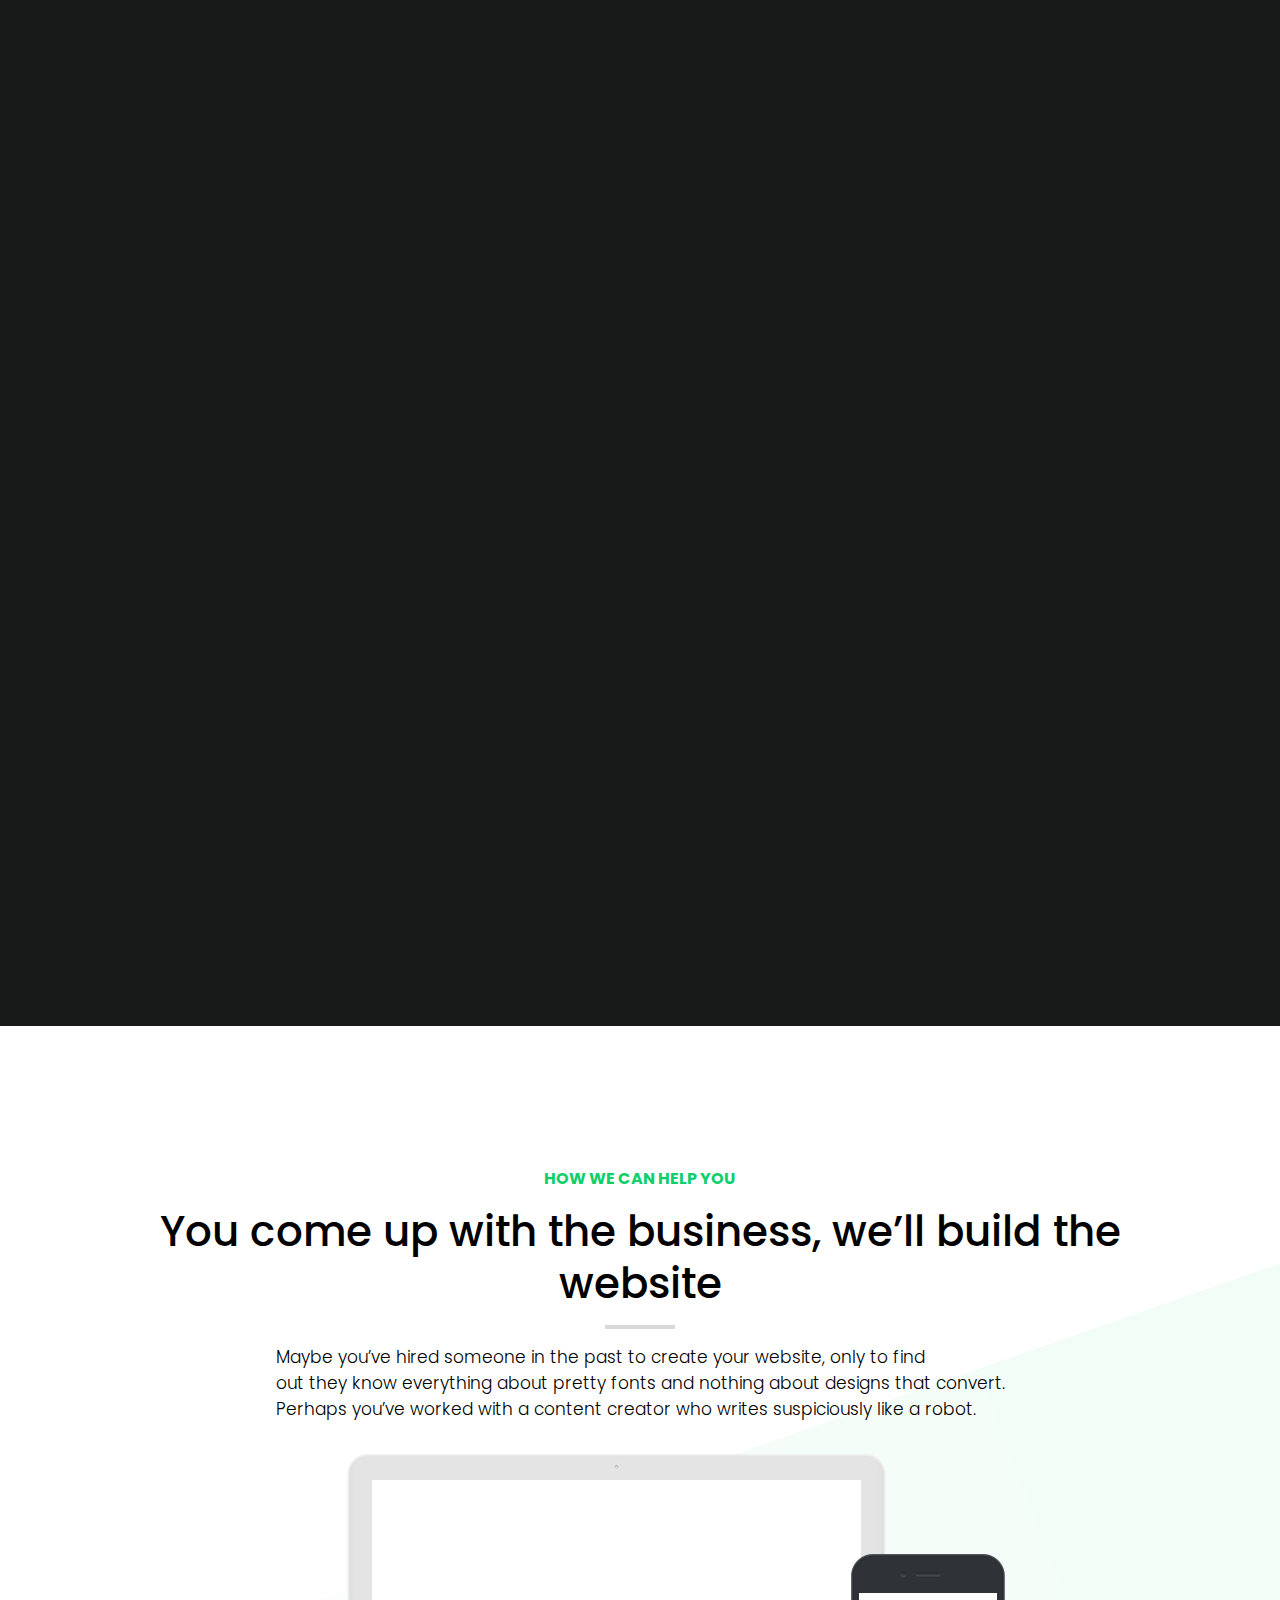
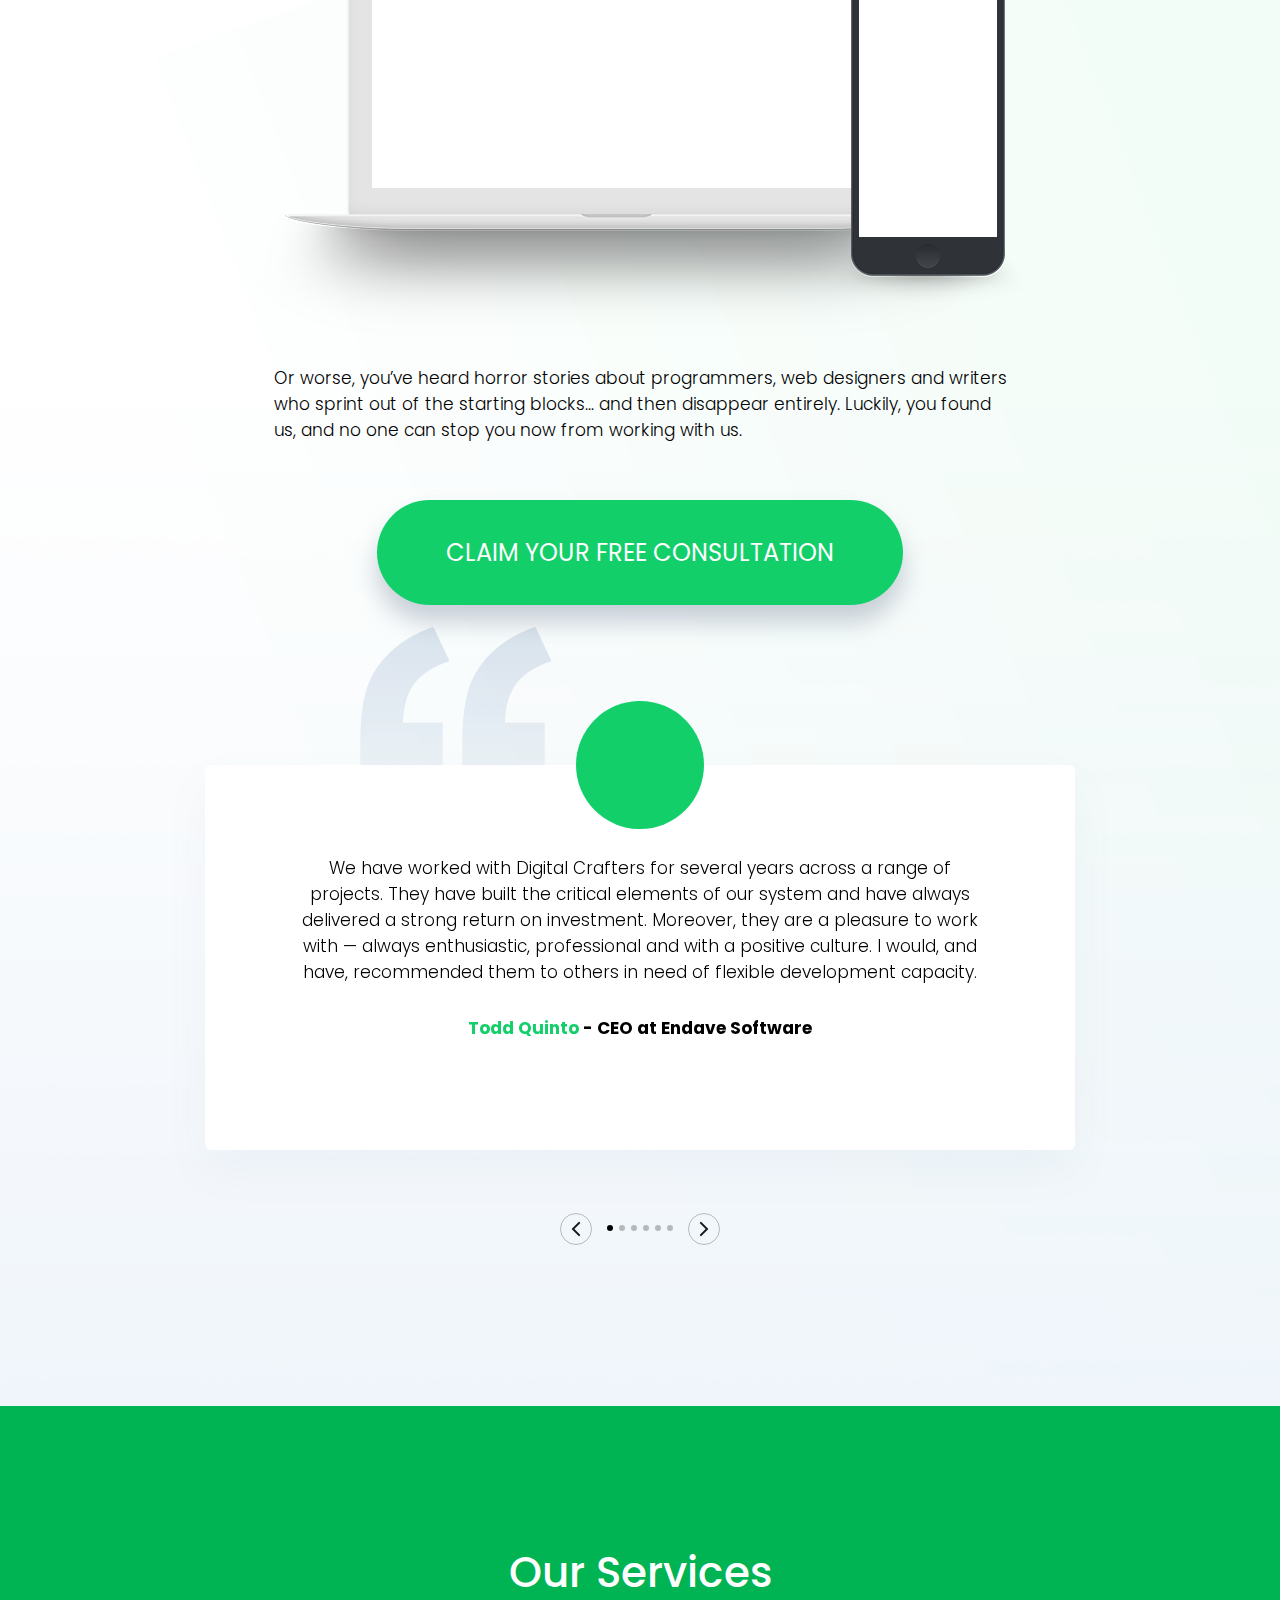
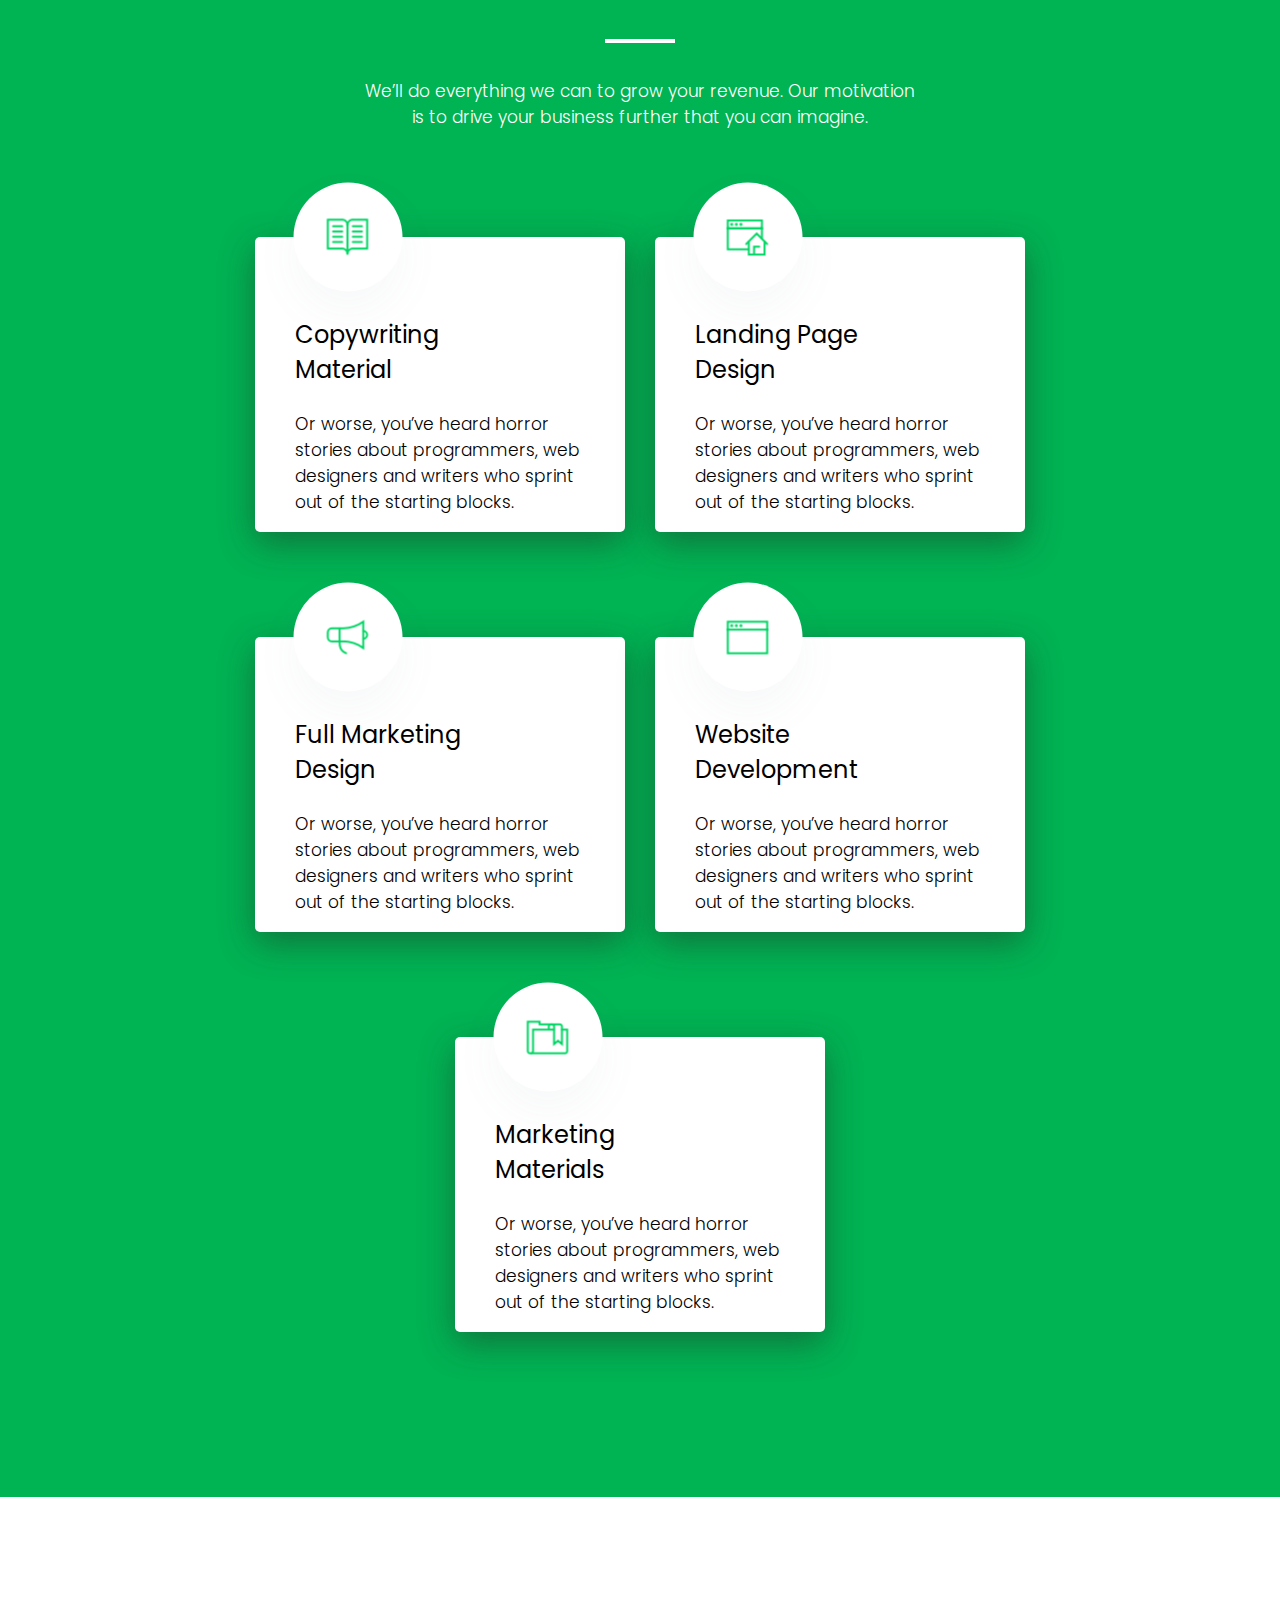
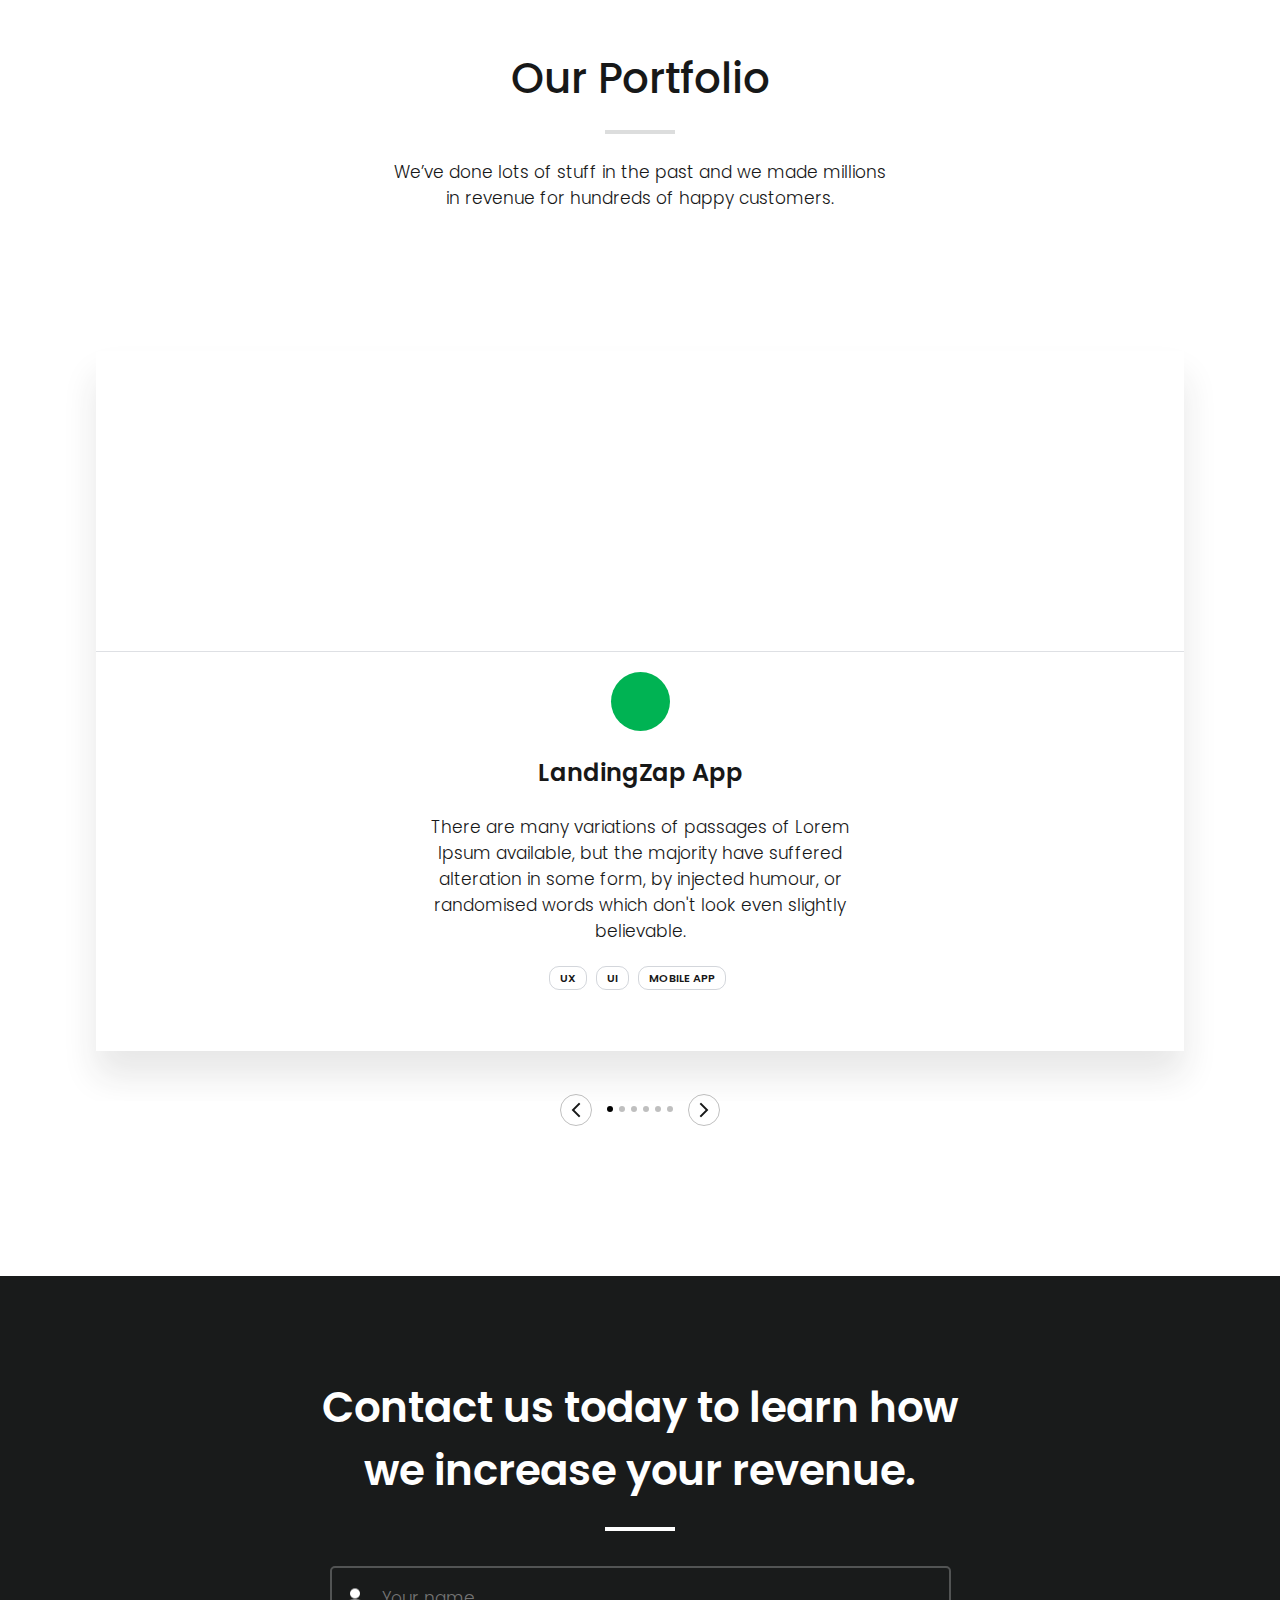
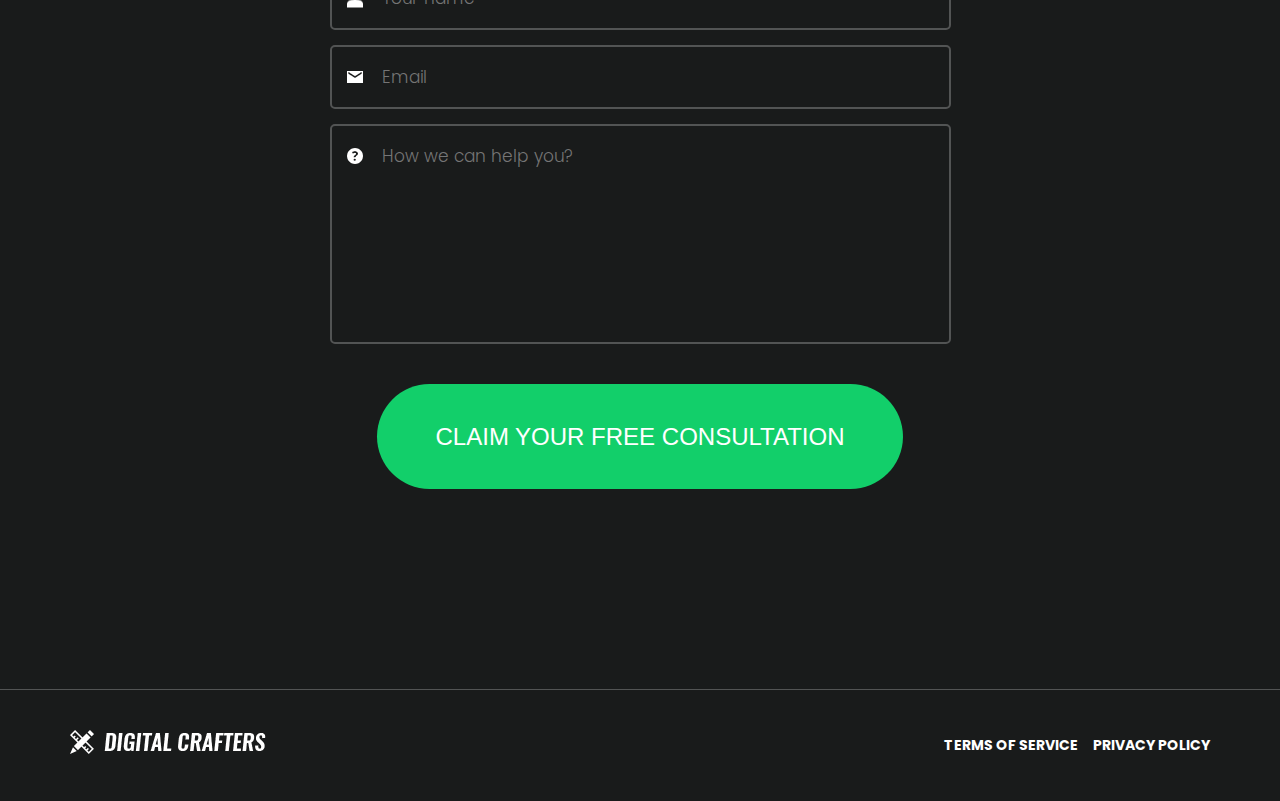
<file: Digital Crafters/index.html>
<!DOCTYPE html>
<html lang="en">
  <head>
    <meta charset="UTF-8" />
    <meta name="viewport" content="width=device-width, initial-scale=1.0" />
    <meta http-equiv="X-UA-Compatible" content="ie=edge" />
    <title>DIGITAL CRAFTERS</title>
    <link rel="shortcut icon" href="img/favicon.ico"/>
    <!-- Бутсрап сетка -->
    <link rel="stylesheet" href="libs/bootstrap-grid.css" />

    <!-- Плагины-->
    <link rel="stylesheet" href="libs/owl/owl.carousel.min.css" />
    <!-- Шрифты -->
    <link
      href="https://fonts.googleapis.com/css?family=Poppins:300,400,500,600,700&display=swap"
      rel="stylesheet"
    />
    <link rel="stylesheet" href="https://use.fontawesome.com/releases/v5.8.2/css/all.css" integrity="sha384-oS3vJWv+0UjzBfQzYUhtDYW+Pj2yciDJxpsK1OYPAYjqT085Qq/1cq5FLXAZQ7Ay" crossorigin="anonymous"/>
    <!-- Стили -->
    <link rel="stylesheet" href="css/style.css" />
  </head>
  <body id="body">
<!-- Preloader -->
  <style type="text/css">#hellopreloader_preload{display: block;position: fixed;z-index: 99999;top: 0;left: 0;width: 100%;height: 100%;min-width: 1000px;background: #171818 url(http://hello-site.ru//main/images/preloads/tail-spin.svg) center center no-repeat;background-size:106px;}</style>
  <div id="hellopreloader"><div id="hellopreloader_preload"></div></div>
  <script type="text/javascript">var hellopreloader = document.getElementById("hellopreloader_preload");function fadeOutnojquery(el){el.style.opacity = 1;var interhellopreloader = setInterval(function(){el.style.opacity = el.style.opacity - 0.05;if (el.style.opacity <=0.05){ clearInterval(interhellopreloader);hellopreloader.style.display = "none";}},16);}window.onload = function(){setTimeout(function(){fadeOutnojquery(hellopreloader);},1000);};</script>
<!-- Preloader -->

    <header>
      <div class="menu">
        <nav class="menu-nav">
          <ul>
            <li><a href="#about" class="link-menu">ABOUT</a></li>
            <li><a href="#review-slider" class="link-menu">TESTIMONIALS</a></li>
            <li><a href="#servises" class="link-menu">SERVICES</a></li>
            <li><a href="#portfolio" class="link-menu">PORTFOLIO</a></li>
            <li><a href="#contacts" class="link-menu">CONTACT</a></li>
          </ul>
        </nav>
      </div>
      <div class="top-line">
        <nav class="header-nav">
          <ul>
            <li><a href="#about" class="link">ABOUT</a></li>
            <li><a href="#review-slider" class="link">TESTIMONIALS</a></li>
            <li><a href="#servises" class="link">SERVICES</a></li>
            <li><a href="#portfolio" class="link">PORTFOLIO</a></li>
            <li><a href="#contacts" class="link">CONTACT</a></li>
          </ul>
        </nav>
        <div class="logo">
          <a href="#" class="logo-ds"><img src="img/logo-lg.png" alt=""/></a>
          <a href="#" class="logo-mob"><img class="logo-mob" src="img/logo-mobile.png" alt=""/></a>
        </div>
        <button class="hamburger hamburger--spin-r" type="button">
          <span class="hamburger-box">
            <span class="hamburger-inner"></span>
          </span>
        </button>
        <a href="#" class="btn">REQUEST A QUOTE</a>
      </div>

      <div class="container">
        <div class="row justify-content-center">
          <div class="col header-text">
            <p class="text">
              GET THE FOOLPROOF STRATEGY THAT HELPS YOU WIN
            </p>
            <h1 class="h1">
              We give you the stuff you need to make more money
            </h1>
            <p class="header-lorem">
              Bring us your remarkable business. We’ll give you the design,
              content and tool you need to become unstoppable. 2018 is the year
              you become rich.
            </p>
            <a class="button link" href="#contacts">Claim your free consultation</a>
          </div>
        </div>
      </div>
    </header>
    <section class="help" id="about">
      <div id="bg"></div>
      <div id="bg-light"></div>
      <div class="quote"></div>
      <div class="container">
        <div class="row">
          <div class="col d-flex align-items-center flex-column">
            <p class="how">HOW WE CAN HELP YOU</p>
            <h2 class="h2">
              You come up with the business, we’ll build the website
            </h2>
            <div class="hr"></div>
            <p class="lorem">
              Maybe you’ve hired someone in the past to create your website,
              only to find <br />
              out they know everything about pretty fonts and nothing about
              designs that convert. <br />
              Perhaps you’ve worked with a content creator who writes
              suspiciously like a robot.
            </p>
            <div class="devises">
              <!-- <img src="img\devises.png" alt="devises"> -->
            </div>
            <p class="lorem">
              Or worse, you’ve heard horror stories about programmers, web
              designers and writers <br />
              who sprint out of the starting blocks… and then disappear
              entirely. Luckily, you found <br />
              us, and no one can stop you now from working with us.
            </p>
            <a href="#contacts" class="button link">
              Claim your free consultation
            </a>
          </div>
        </div>
      </div>
      <div class="owl-carousel" id="review-slider">
        <div class="item">
          <div class="circle"></div>
          <p class="review">
            We have worked with Digital Crafters for several years across a
            range of projects. They have built the critical elements of our
            system and have always delivered a strong return on investment.
            Moreover, they are a pleasure to work with — always enthusiastic,
            professional and with a positive culture. I would, and have,
            recommended them to others in need of flexible development capacity.
          </p>
          <p class="name">
            <span class="accent-text">Todd Quinto</span> - CEO at Endave
            Software
          </p>
        </div>
        <div class="item">
          <div class="circle"></div>
          <p class="review">
            Vivamus non porta dui. Vivamus eu est sodales, porta nisl eget,
            sollicitudin magna. Sed placerat sagittis dapibus. Vestibulum eget
            elit id nulla finibus rhoncus sit amet sodales quam. Nunc
            sollicitudin dictum nisl, et consequat dui ultrices at. Praesent
            mauris nisi, eleifend id libero non, tincidunt posuere nulla. Ut vel
            odio ut tellus faucibus luctus. Mauris libero justo, semper a felis
            ut, vehicula molestie nisi. Vestibulum sagittis.
          </p>
          <p class="name">
            <span class="accent-text">Jenna Mosey</span> - Manager at Softvision
          </p>
        </div>
        <div class="item">
          <div class="circle"></div>
          <p class="review">
            Lorem ipsum dolor sit amet consectetur adipisicing elit. Molestias
            ut, quidem eaque dolores ad fugiat nisi culpa deserunt porro ab
            rerum voluptatem quibusdam eius quia. Quia, quasi saepe. Illum,
            nihil!Minus, nostrum? Hic assumenda accusantium eligendi similique
            dolores voluptates mollitia minima sequi voluptas, cupiditate omnis
            exercitationem, neque corrupti eaque eveniet laudantium at dolore
            labore quis architecto quasi laboriosam soluta? Alias!
          </p>
          <p class="name"><span class="accent-text">Name</span> - Scill</p>
        </div>
        <div class="item">
          <div class="circle"></div>
          <p class="review">
            Lorem ipsum dolor sit amet consectetur adipisicing elit. Obcaecati,
            quasi et? Error id quisquam aut quae asperiores, odit illo explicabo
            modi enim harum pariatur dolorem, ipsum debitis temporibus at
            quas.Provident quod hic ipsa qui unde ab sint veritatis, ex
            laudantium nesciunt, voluptatibus error repellat quas nihil
            assumenda officiis, facilis illo magnam. Eaque delectus vero
            similique cupiditate error exercitationem quod?
          </p>
          <p class="name"><span class="accent-text">Name</span> - Scill</p>
        </div>
        <div class="item">
          <div class="circle"></div>
          <p class="review">
            Lorem ipsum, dolor sit amet consectetur adipisicing elit.
            Accusantium fugit optio hic deleniti obcaecati fugiat nesciunt
            reiciendis ipsam in? Consequatur libero, perspiciatis beatae qui
            modi sint totam facilis maiores nisi! Maxime consectetur voluptatum,
            accusantium deleniti aliquam assumenda, tempore omnis cumque
            eligendi quasi ipsam laboriosam minima cupiditate veniam molestias
            harum. Minima accusamus dolore voluptatem aperiam expedita ea modi
            aspernatur! Porro, eligendi?
          </p>
          <p class="name"><span class="accent-text">Name</span> - Scill</p>
        </div>
        <div class="item">
          <div class="circle"></div>
          <p class="review">
            Lorem ipsum dolor sit amet consectetur adipisicing elit. Enim
            perferendis rerum consequuntur natus a sapiente impedit? Provident
            itaque nemo iure consectetur magnam odio, quasi dolor. Molestias
            similique perspiciatis et odio.Illo, eveniet esse? Quam sed,
            deleniti odit consequuntur hic error? Fuga ullam consequatur
            voluptates, libero cum accusamus tempore dicta ut quas molestias qui
            et veritatis iure, molestiae ipsa iusto. Minima.
          </p>
          <p class="name"><span class="accent-text">Name</span> - Scill</p>
        </div>
      </div>
    </section>
    <section class="servises" id="servises">
      <div class="container">
        <div class="row">
          <div class="col servises-text">
            <h2 class="h2">
              Our Services
            </h2>
            <div class="hr"></div>
            <p class="lorem">
              We’ll do everything we can to grow your revenue. Our motivation is
              to drive your business further that you can imagine.
            </p>
          </div>
        </div>
      </div>
      <div class="row justify-content-center service-boxes">
        <div class="service">
          <div class="circle"><img src="img/Orion_journal.png" alt="" /></div>
          <p class="service-name">
            Copywriting Material
          </p>
          <p class="service-lorem">
            Or worse, you’ve heard horror stories about programmers, web
            designers and writers who sprint out of the starting blocks.
          </p>
        </div>
        <div class="service">
          <div class="circle">
            <img src="img/Orion_home-page_(1).png" alt="" />
          </div>
          <p class="service-name">
            Landing Page Design
          </p>
          <p class="service-lorem">
            Or worse, you’ve heard horror stories about programmers, web
            designers and writers who sprint out of the starting blocks.
          </p>
        </div>
        <div class="service">
          <div class="circle"><img src="img/Orion_megaphone.png" alt="" /></div>
          <p class="service-name">
            Full Marketing Design
          </p>
          <p class="service-lorem">
            Or worse, you’ve heard horror stories about programmers, web
            designers and writers who sprint out of the starting blocks.
          </p>
        </div>
        <div class="service">
          <div class="circle">
            <img src="img/Orion_browser-window.png" alt="" />
          </div>
          <p class="service-name">
            Website Development
          </p>
          <p class="service-lorem">
            Or worse, you’ve heard horror stories about programmers, web
            designers and writers who sprint out of the starting blocks.
          </p>
        </div>
        <div class="service">
          <div class="circle">
            <img src="img/Orion_bookmark-archive.png" alt="" />
          </div>
          <p class="service-name">
            Marketing Materials
          </p>
          <p class="service-lorem">
            Or worse, you’ve heard horror stories about programmers, web
            designers and writers who sprint out of the starting blocks.
          </p>
        </div>
      </div>
    </section>
    <section class="portfolio" id="portfolio">
      <div class="container"> 
        <div class="row">
          <div class="col portfolio-text">
            <h2 class="h2">Our Portfolio</h2>
            <div class="hr"></div>
            <div class="lorem">We’ve done lots of stuff in the past and we made millions in
                revenue for hundreds of happy customers.</div>
          </div>
        </div>
      </div>
      <!-- Carousel -->
      <div class="owl-carousel" id="portfolio-slider">
        <div class="item">
          <div class="square"></div>
            <div class="slider-text">
              <div class="icon"></div>
              <p class="portfolio-name">LandingZap App</p>
              <p class="lorem">There are many variations of passages of Lorem Ipsum available, but the majority have suffered alteration in some form, by injected humour, or randomised words which don't look even slightly believable.</p>
              <div class="tags">
                <span class="tag">UX</span>
                <span class="tag">UI</span>
                <span class="tag">MOBILE APP</span>
              </div>
          </div>
        </div>
        <div class="item">
          <div class="square"></div>
          <div class="slider-text">
            <div class="icon"></div>
            <p class="portfolio-name">Portfolio</p>
            <p class="lorem">Lorem ipsum, dolor sit amet consectetur adipisicing elit. Fugit, amet consequuntur quisquam harum velit odit totam nobis facilis quasi laudantium corrupti iusto itaque, impedit nemo! Molestiae blanditiis voluptas repellendus itaque.</p>
            <div class="tags">
              <span class="tag">UX</span>
              <span class="tag">UI</span>
              <span class="tag">MOBILE APP</span>
          </div>
          </div>
        </div>
        <div class="item">
          <div class="square"></div>
          <div class="slider-text">
            <div class="icon"></div>
            <p class="portfolio-name">Portfolio</p>
            <p class="lorem">Lorem ipsum, dolor sit amet consectetur adipisicing elit. Fugit, amet consequuntur quisquam harum velit odit totam nobis facilis quasi laudantium corrupti iusto itaque, impedit nemo! Molestiae blanditiis voluptas repellendus itaque.</p>
            <div class="tags">
              <span class="tag">UX</span>
              <span class="tag">UI</span>
              <span class="tag">MOBILE APP</span>
          </div>
          </div>
        </div>
        <div class="item">
          <div class="square"></div>
          <div class="slider-text">
            <div class="icon"></div>
            <p class="portfolio-name">Portfolio</p>
            <p class="lorem">Lorem ipsum, dolor sit amet consectetur adipisicing elit. Fugit, amet consequuntur quisquam harum velit odit totam nobis facilis quasi laudantium corrupti iusto itaque, impedit nemo! Molestiae blanditiis voluptas repellendus itaque.</p>
            <div class="tags">
              <span class="tag">UX</span>
              <span class="tag">UI</span>
              <span class="tag">MOBILE APP</span>
          </div>
          </div>
        </div>
        <div class="item">
          <div class="square"></div>
          <div class="slider-text">
            <div class="icon"></div>
            <p class="portfolio-name">Portfolio</p>
            <p class="lorem">Lorem ipsum, dolor sit amet consectetur adipisicing elit. Fugit, amet consequuntur quisquam harum velit odit totam nobis facilis quasi laudantium corrupti iusto itaque, impedit nemo! Molestiae blanditiis voluptas repellendus itaque.</p>
            <div class="tags">
              <span class="tag">UX</span>
              <span class="tag">UI</span>
              <span class="tag">MOBILE APP</span>
          </div>
          </div>
        </div>
        <div class="item">
          <div class="square"></div>
          <div class="slider-text">
            <div class="icon"></div>
            <p class="portfolio-name">Portfolio</p>
            <p class="lorem">Lorem ipsum, dolor sit amet consectetur adipisicing elit. Fugit, amet consequuntur quisquam harum velit odit totam nobis facilis quasi laudantium corrupti iusto itaque, impedit nemo! Molestiae blanditiis voluptas repellendus itaque.</p>
            <div class="tags">
              <span class="tag">UX</span>
              <span class="tag">UI</span>
              <span class="tag">MOBILE APP</span>
          </div>
          </div>
        </div>
      </div>
    </section>
    <section class="contact" id="contacts">
      <div class="container">
        <div class="row">
          <div class="col contact-text">
            <h2 class="h2">
              Contact us today to learn how we increase your revenue.
            </h2>
            <div class="hr"></div>
          </div>
        </div>
        <form action="#" class="contact-form" id="form">
          <div class="inp-group">
            <input type="text" class="inp-name" placeholder="Your name">
            <img src="img/icon.png" alt="" >
          </div>
          <div class="inp-group">
           <input type="email" class="inp_email" placeholder="Email">
           <img src="img/msg.png" alt="">
          </div>
          <div class="textarea-group">
            <textarea class="textarea" placeholder="How we can help you?"></textarea>
            <img src="img/icon3.png" alt="">
          </div>
          <input type="submit" value="Claim your free consultation" class="sbm">
        </form>
        </div>
    </section>
    <footer>
      <div class="row footer">
        <div class="logo col-lg-3 col-6">
          <a href="#" class="logo-ds"><img src="img/logo-lg.png" alt=""/></a>
          <a href="#" class="logo-mob"><img class="logo-mob" src="img/logo-mobile.png" alt=""/></a>
        </div>
        <div class="social col-lg-3 col-6">
          <a href="#"><i class="fab fa-twitter"></i></a>
          <a href="#"><i class="fab fa-facebook-square"></i></a>
          <a href="#"><i class="fab fa-instagram"></i></a>
          <a href="#"><i class="fab fa-invision"></i></a>
        </div>
        <div class="footer-text col-lg-3">
          <a href="#">TERMS OF SERVICE</a>
          <a href="#">PRIVACY POLICY</a>
        </div>
    </div>
    </footer>

    <!-- Скрипты -->
    <script src="libs/jquery-3.4.1.min.js"></script>
    <script src="libs/owl/owl.carousel.min.js"></script>
    <script src="libs/jquery.nicescroll.min.js"></script>
    <script src="js/script.js"></script>
    
  </body>
</html>
</file>
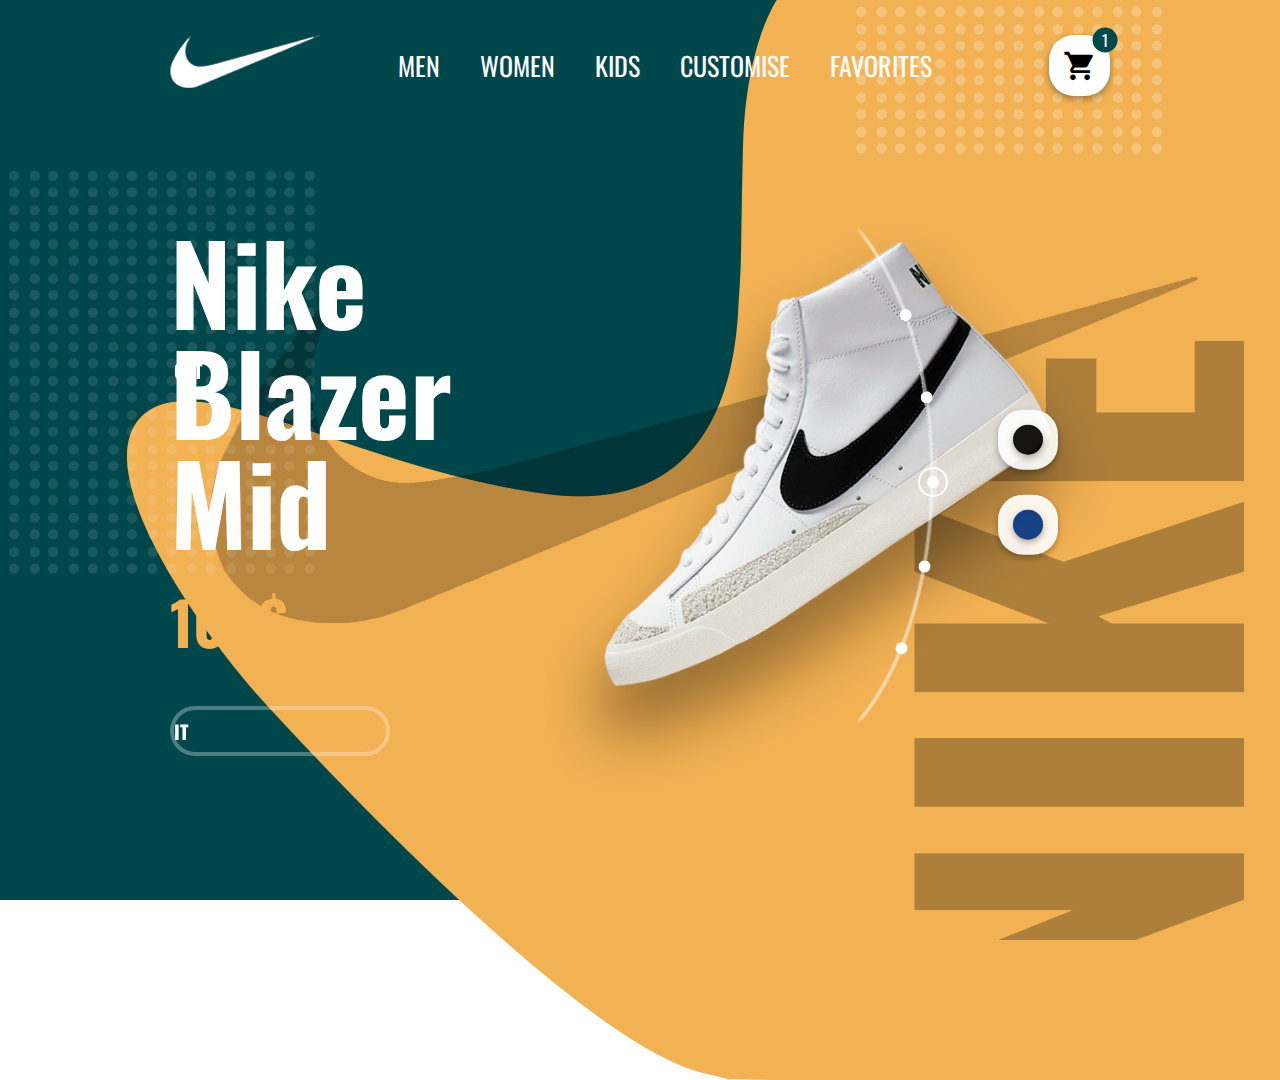
<file: NikeWeb/index.html>
<!DOCTYPE html>
<html lang="en">
  <head>
    <meta charset="UTF-8" />
    <meta name="viewport" content="width=device-width, initial-scale=1.0" />
    <meta http-equiv="X-UA-Compatible" content="ie=edge" />
    <title>ShoeSlider</title>
    <!-- Css and fonts -->
    <link rel="stylesheet" href="css/style.css" />
    <link rel="stylesheet" href="js/library/owl.carousel.min.css" />
    <link
      href="https://fonts.googleapis.com/css?family=Oswald:400,700&display=swap"
      rel="stylesheet"
    />
    <link
      href="https://fonts.googleapis.com/icon?family=Material+Icons"
      rel="stylesheet"
    />
  </head>

  <body>
    <header class="header">
      <div class="rightbg"></div>
      <div class="midlogo"></div>
      <div class="textbg"></div>
      <div class="topdots"></div>
      <div class="leftdots"></div>

      <nav class="top_nav">
        <a href="#"><img src="img/logo.png" alt="" class="logo"/></a>
        <ul class="navigation_list">
          <li><a href="#">MEN</a></li>
          <li><a href="#">WOMEN</a></li>
          <li><a href="#">KIDS</a></li>
          <li><a href="#">CUSTOMISE</a></li>
          <li><a href="#">FAVORITES</a></li>
        </ul>
        <a href="#" class="btn_cart"
          ><div class="notice">1</div>
          <i class="material-icons">shopping_cart</i></a
        >
      </nav>
      <div class="main_shoes-slider">
        <div class="owl-carousel" id="main-slider">
          <div class="item">
            <div class="name_wrapper">
              <h3 class="name">Nike React Vision</h3>
              <p class="price">140$</p>
              <a href="#" class="btn">
                GET IT NOW
                <i class="material-icons">
                  arrow_right
                </i>
              </a>
            </div>
            <div class="shoe_img">
              <img src="img/nrvPINK.png" alt="shoe" id="img-nrv" />
            </div>
            <div class="color_btns">
              <button
                id="pink"
                onclick="ChangeImg('img/nrvPINK.png', '#img-nrv')"
              >
                <span class="circle-color"></span>
              </button>
              <button
                id="purple"
                onclick="ChangeImg('img/nrvPURPLE.png','#img-nrv')"
              >
                <span class="circle-color"></span>
              </button>
            </div>
          </div>
          <div class="item">
            <div class="name_wrapper">
              <h3 class="name">Nike Kyrie <br />6</h3>
              <p class="price">130$</p>
              <a href="#" class="btn">
                GET IT NOW
                <i class="material-icons">
                  arrow_right
                </i>
              </a>
            </div>
            <div class="shoe_img">
              <img src="img/nk6LBLUE.png" alt="shoe" id="img-nk6" />
            </div>
            <div class="color_btns">
              <button
                id="lblue"
                onclick="ChangeImg('img/nk6LBLUE.png', '#img-nk6')"
              >
                <span class="circle-color"></span>
              </button>
              <button
                id="black"
                onclick="ChangeImg('img/nk6Black.png','#img-nk6')"
              >
                <span class="circle-color"></span>
              </button>
            </div>
          </div>
          <div class="item">
            <div class="name_wrapper">
              <h3 class="name">Nike Blazer Mid</h3>
              <p class="price">100$</p>
              <a href="#" class="btn">
                GET IT NOW
                <i class="material-icons">
                  arrow_right
                </i>
              </a>
            </div>
            <div class="shoe_img">
              <img src="img/nbmBLACK.png" alt="shoe" id="img-nbm" />
            </div>
            <div class="color_btns">
              <button
                id="black"
                onclick="ChangeImg('img/nbmBLACK.png','#img-nbm')"
              >
                <span class="circle-color"></span>
              </button>
              <button
                id="blue"
                onclick="ChangeImg('img/nbmBLue.png', '#img-nbm')"
              >
                <span class="circle-color"></span>
              </button>
            </div>
          </div>
          <div class="item">
            <div class="name_wrapper">
              <h3 class="name">
                Nike Air <br />
                Max
              </h3>
              <p class="price">170$</p>
              <a href="#" class="btn">
                GET IT NOW
                <i class="material-icons">
                  arrow_right
                </i>
              </a>
            </div>
            <div class="shoe_img">
              <img src="img/namRED.png" alt="shoe" id="img-nam" />
            </div>
            <div class="color_btns">
              <button
                id="red"
                onclick="ChangeImg('img/namRED.png', '#img-nam')"
              >
                <span class="circle-color"></span>
              </button>
              <button
                id="yellow"
                onclick="ChangeImg('img/namYellow.png','#img-nam')"
              >
                <span class="circle-color"></span>
              </button>
            </div>
          </div>
          <div class="item">
            <div class="name_wrapper">
              <h3 class="name">Nike LeBron 7 QS</h3>
              <p class="price">200$</p>
              <a href="#" class="btn">
                GET IT NOW
                <i class="material-icons">
                  arrow_right
                </i>
              </a>
            </div>
            <div class="shoe_img">
              <img src="img/nlBLUE.png" alt="shoe" id="img-nl" />
            </div>
            <div class="color_btns">
              <button
                id="blue"
                onclick="ChangeImg('img/nlBLUE.png', '#img-nl')"
              >
                <span class="circle-color"></span>
              </button>
              <button id="gold" onclick="ChangeImg('img/nlGOLD.png','#img-nl')">
                <span class="circle-color"></span>
              </button>
            </div>
          </div>
        </div>
        <div class="owl-dots" id="owl-dots">
          <button class="owl-dot"><div class="active-circle"></div></button>
          <button class="owl-dot"><div class="active-circle"></div></button>
          <button class="owl-dot"><div class="active-circle"></div></button>
          <button class="owl-dot"><div class="active-circle"></div></button>
          <button class="owl-dot"><div class="active-circle"></div></button>
        </div>
      </div>
    </header>
    <script>
      function ChangeImg(src, toImg) {
        var img = $(toImg);
        img.attr("src", src);
        console.log(src, img);
      }
    </script>
    <script src="https://ajax.googleapis.com/ajax/libs/jquery/3.4.1/jquery.min.js"></script>
    <script src="js/library/owl.carousel.min.js"></script>
    <script src="js/script.js"></script>
  </body>
</html>
</file>
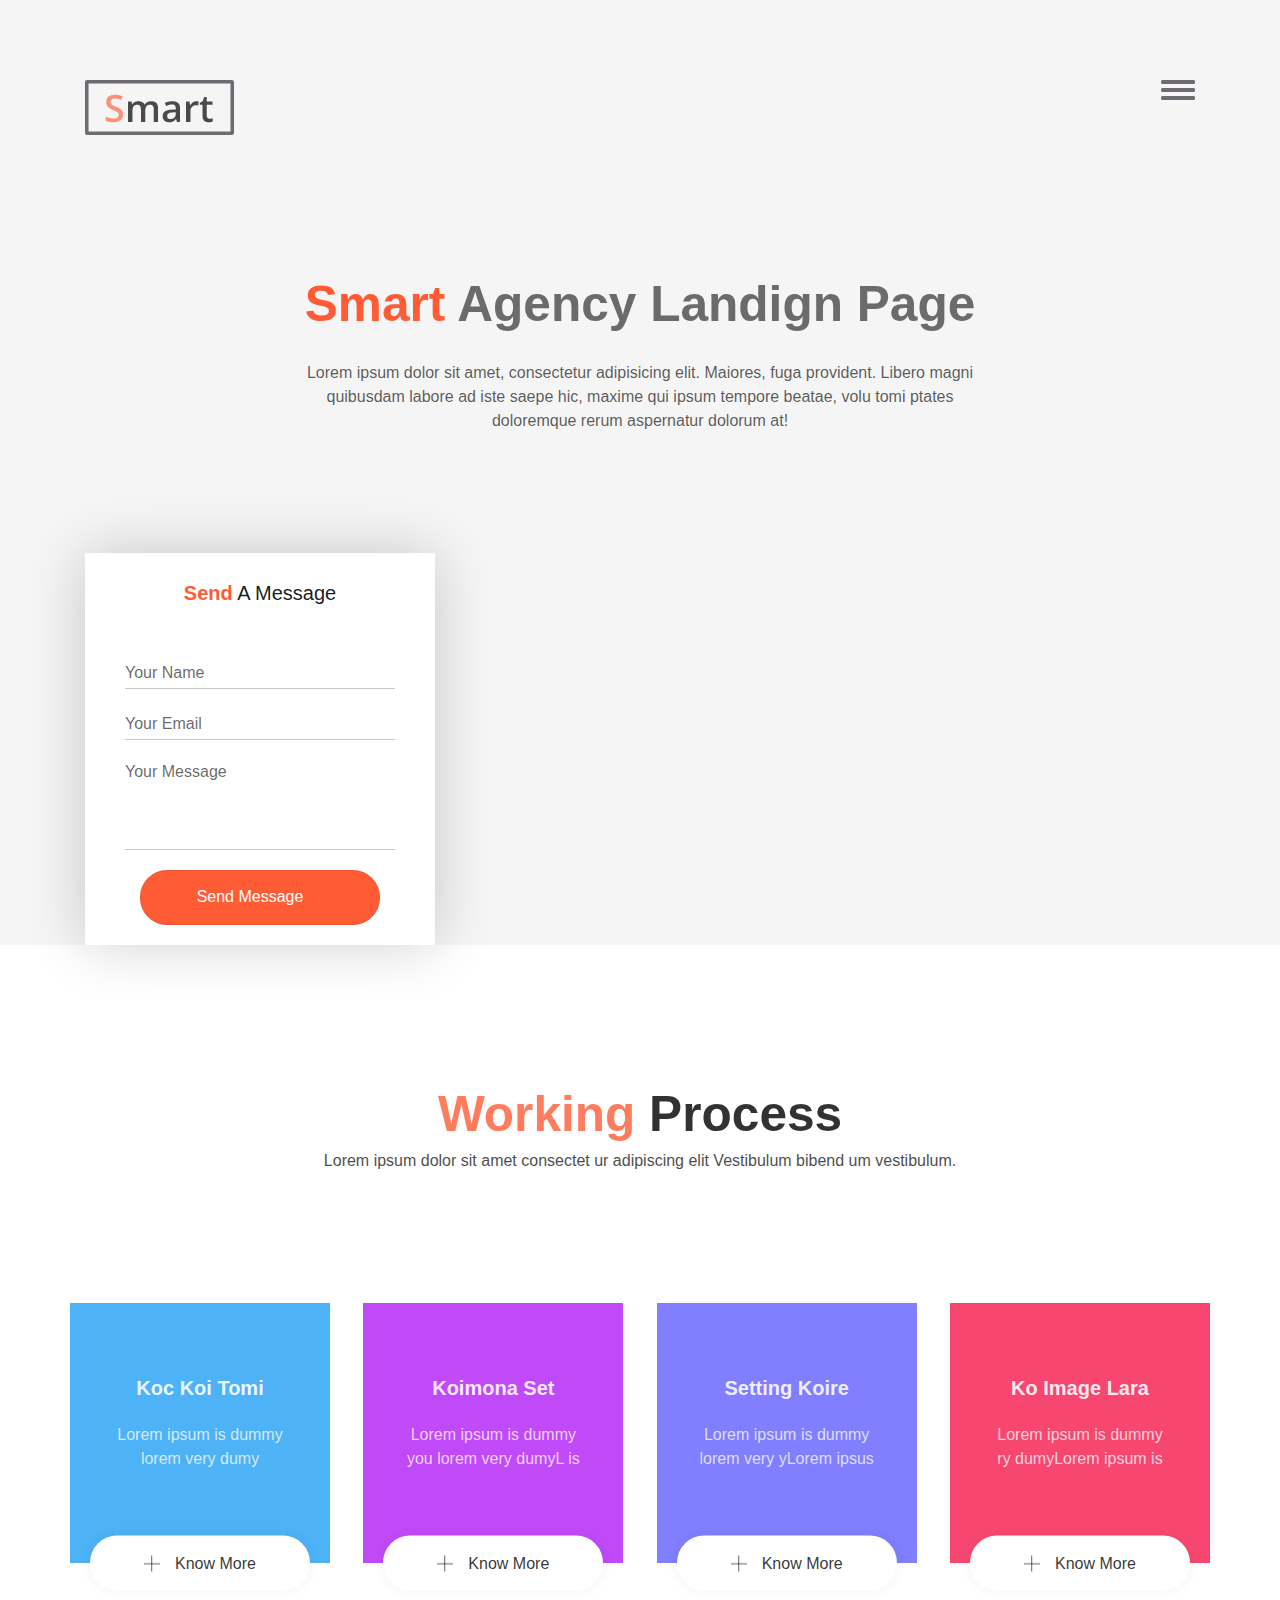
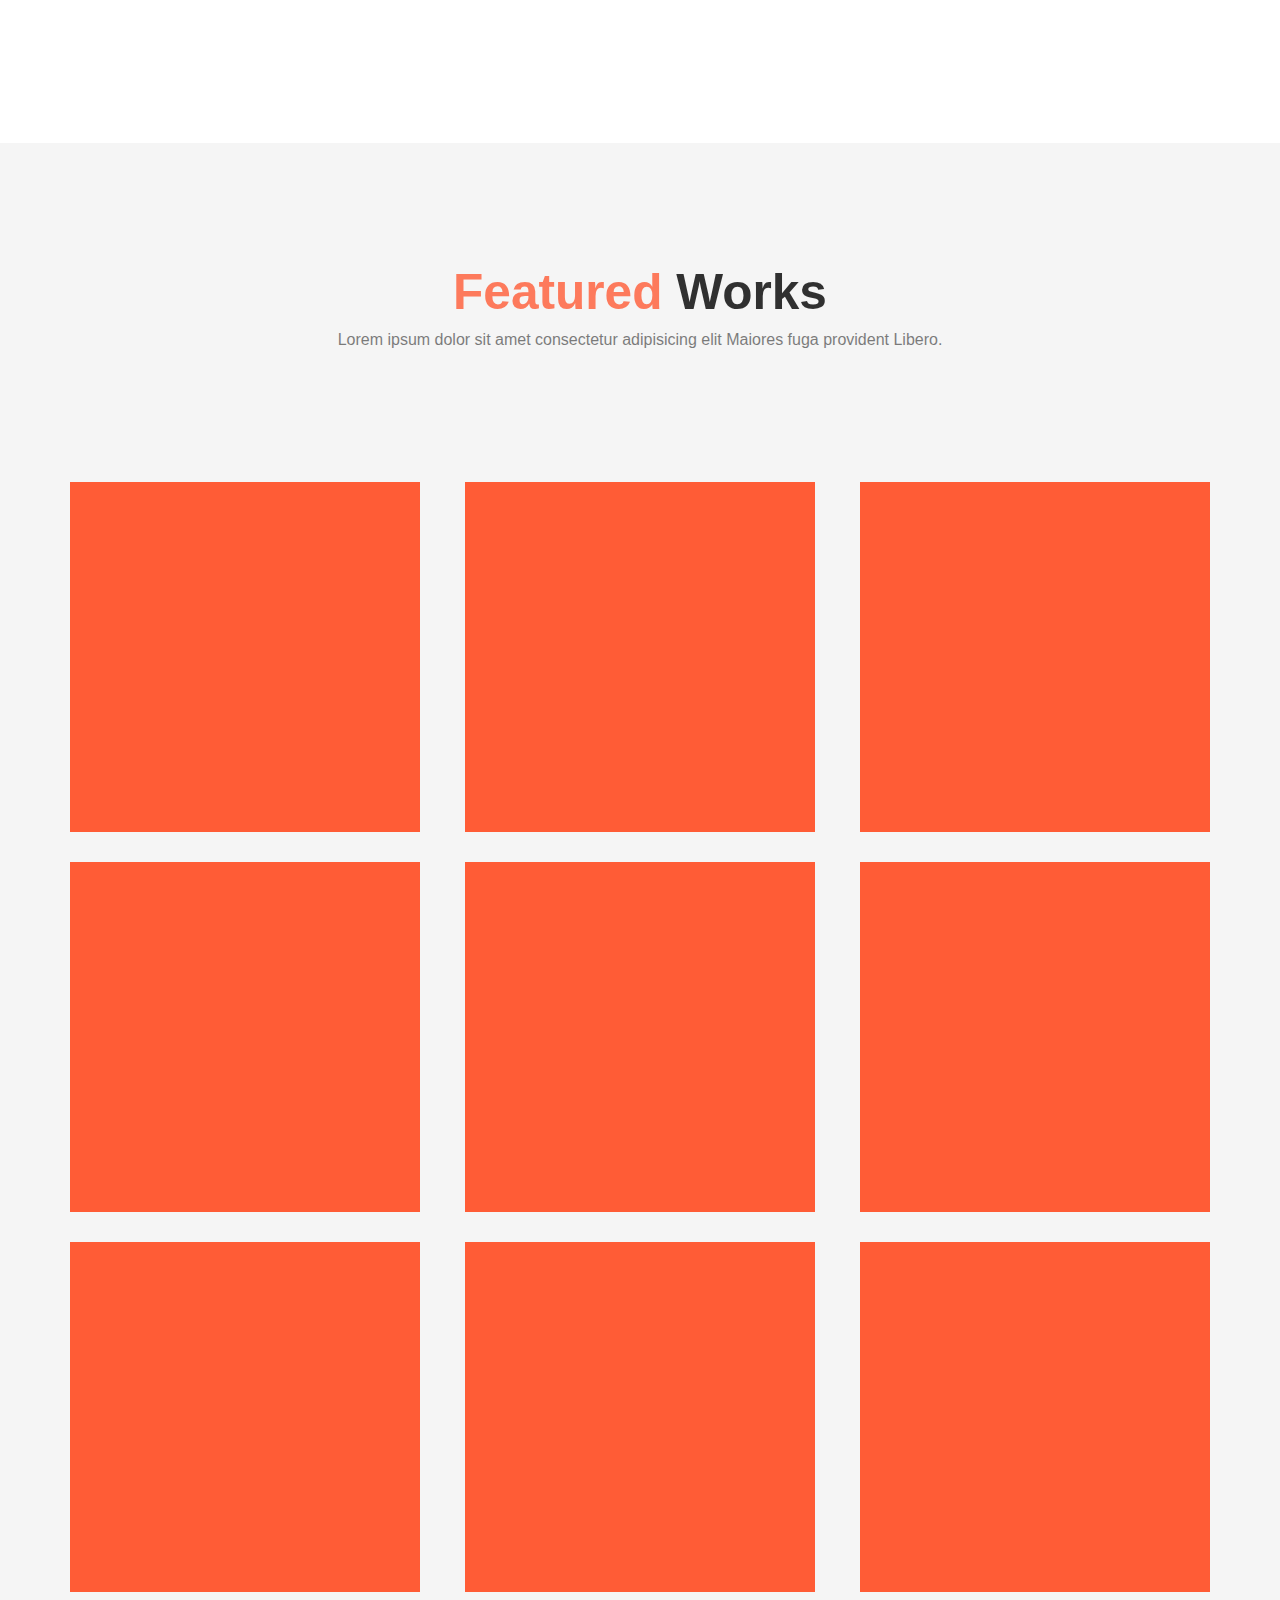
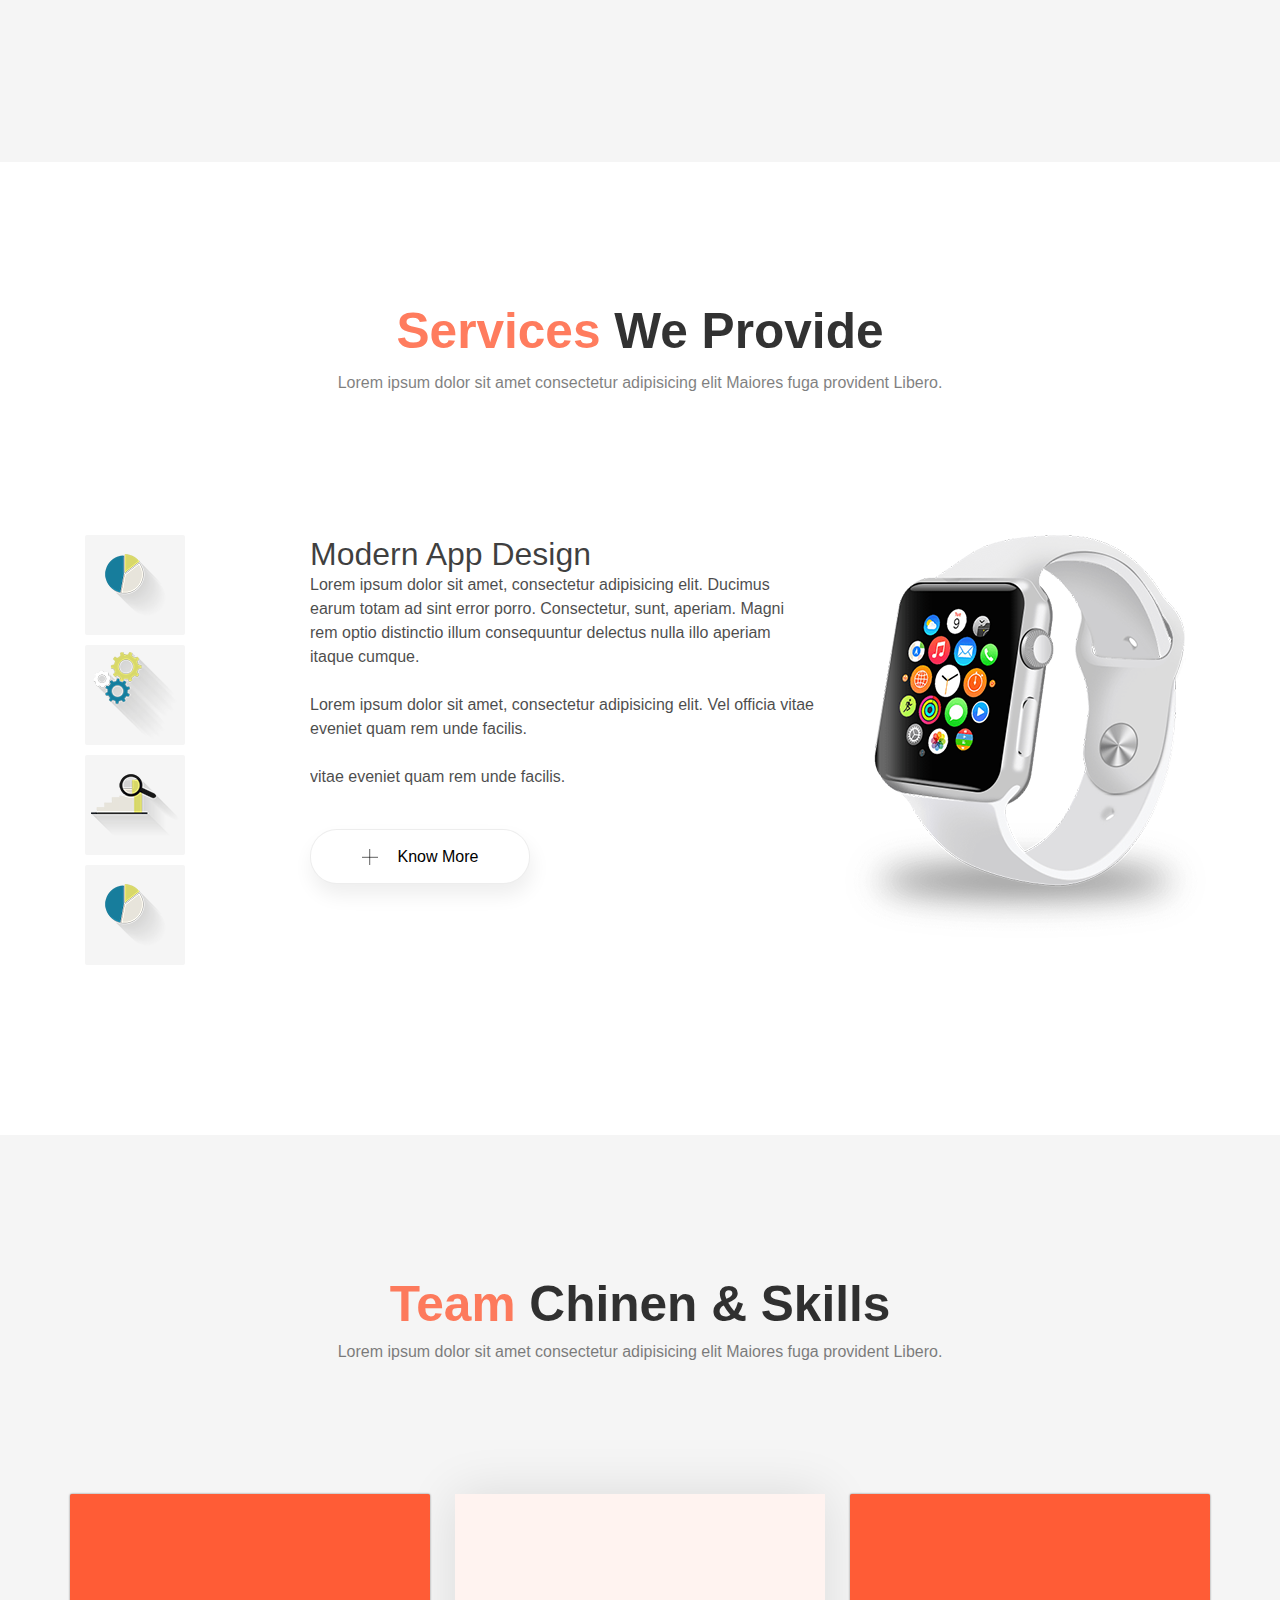
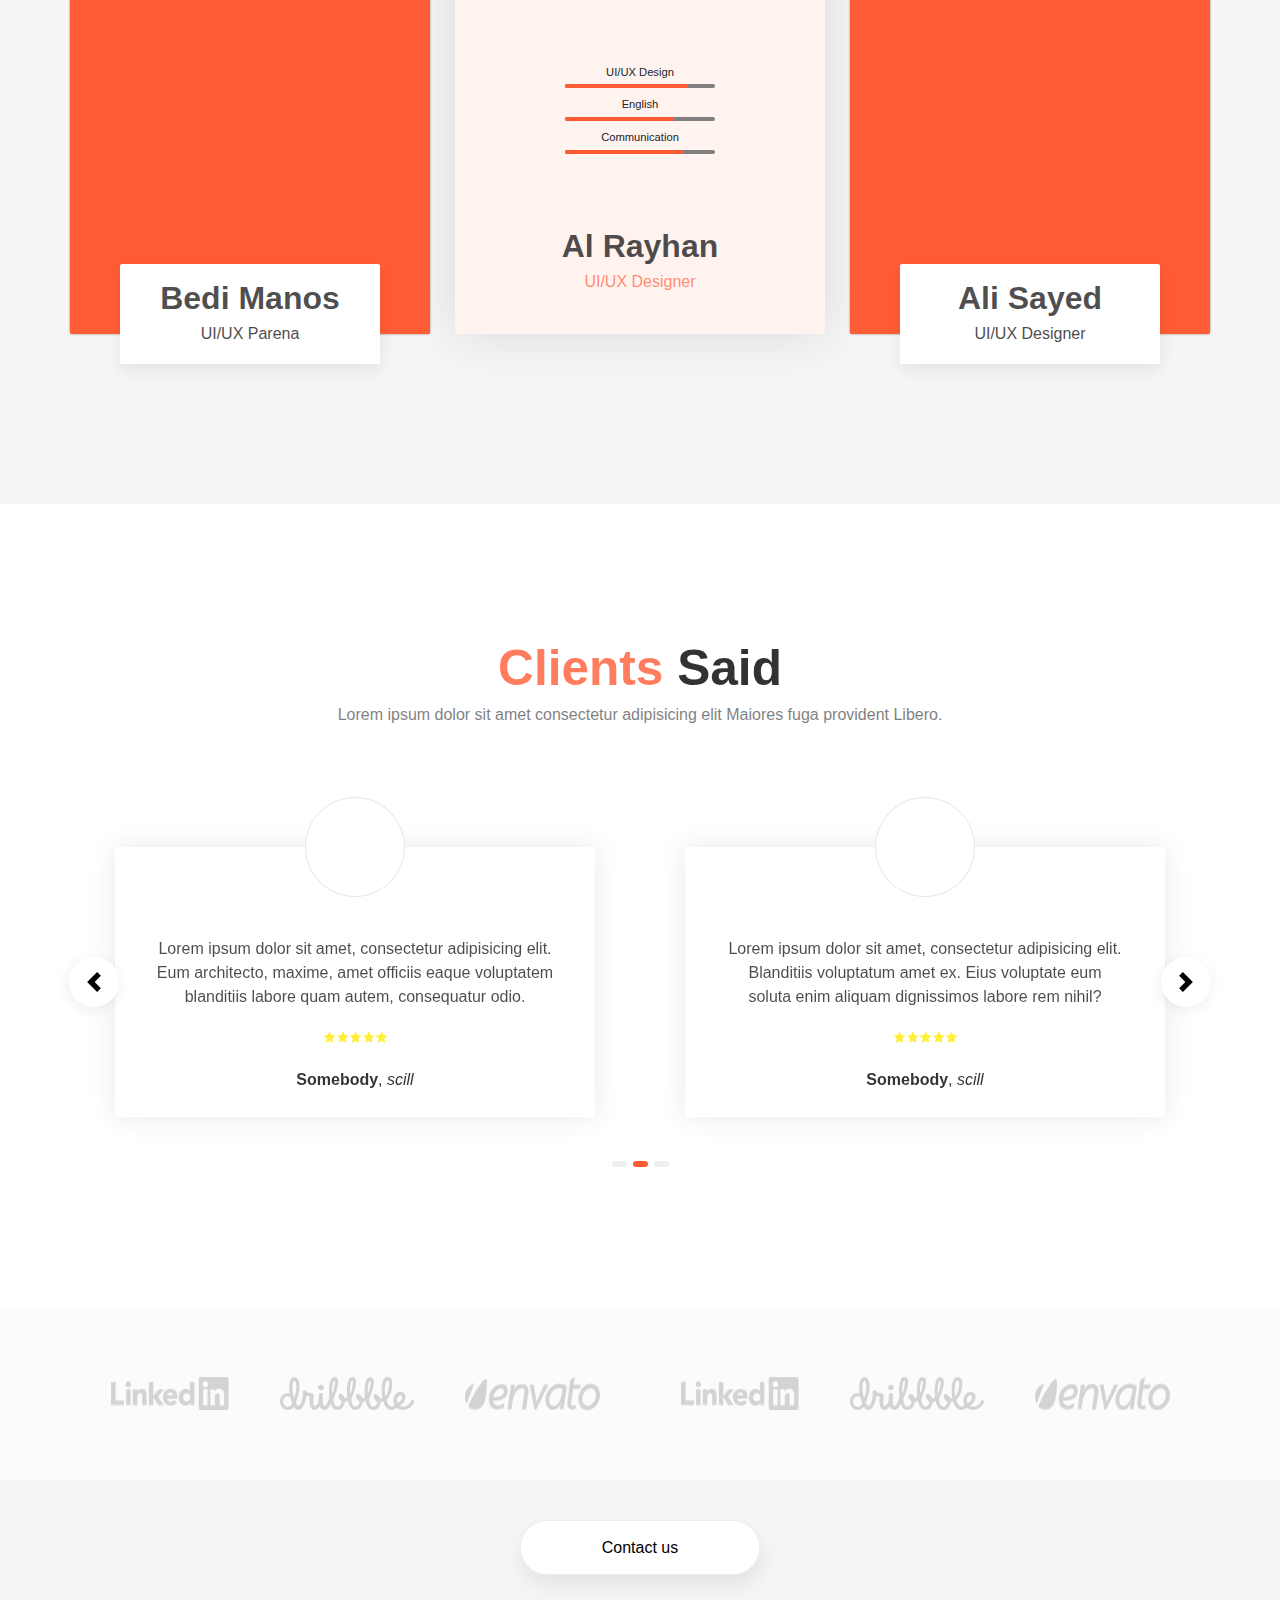
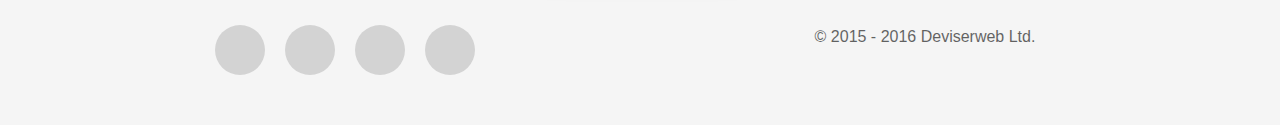
<file: Smart/index.html>
<!DOCTYPE html>
<html lang="en">
<head>
	<meta charset="UTF-8">
	<title>Smart</title>
	<link rel="stylesheet" href="libraries/bootstrap.min.css">
	<link href="https://fonts.googleapis.com/css?family=Open+Sans:400,600" rel="stylesheet">
	<link rel="stylesheet" href="https://use.fontawesome.com/releases/v5.8.2/css/all.css" integrity="sha384-oS3vJWv+0UjzBfQzYUhtDYW+Pj2yciDJxpsK1OYPAYjqT085Qq/1cq5FLXAZQ7Ay" crossorigin="anonymous">
	<link rel="stylesheet" href="css/style.css">
</head>
<body>
	<!-- Шапка -->
	<header class="header">
		<div class="container">
			<div class="row header-navbar">
				<div class="col header-logo d-flex justify-content-start ">
					<img src="img/Smart-logo.png" alt="" width="149" height="55">
				</div>
				<div class="col header-menu d-flex justify-content-end">
					<a href="#"> <span class="header-menu__btn"></span> </a>
				</div>
			</div>
			<div class="row">
				<div class="col header-text">
					<h1 class="title"><span class="active-text">
						Smart</span> Agency Landign Page
					</h1>
					<p class="lorem">
					 Lorem ipsum dolor sit amet, consectetur adipisicing elit. Maiores, fuga provident. Libero magni <br> quibusdam labore ad iste saepe hic, maxime qui ipsum tempore beatae, volu tomi ptates <br> doloremque rerum aspernatur dolorum at!
					</p>
				</div>
			</div>
			<div class="row">
				<div class="col-lg-4">
					<form class="header-form d-flex justify-content-center flex-column" action="#">
						<p><span class="active-text">Send</span> A Message</p>
						<input type="text" class="header-form__inp-name" placeholder="Your Name">
						<input type="email" class="header-form__inp-email" placeholder="Your Email">
						<textarea  placeholder="Your Message"></textarea>
						<button class="d-flex justify-content-center align-items-center">Send Message<i class="fas fa-arrow-right"></i></button>
					</form>
				</div>
			</div>   
		</div>
	</header>

	<!-- Working Process секция -->
    <section class="process-section"><div class="container">
	        <div class="row">
	            <div class="col process-section__text">
	                <h2 class="title"><span class="active-text">Working</span> Process</h2>
					<p class="lorem">
						Lorem ipsum dolor sit amet consectet ur adipiscing elit  Vestibulum bibend um vestibulum.
					</p>
	            </div>
	        </div>
			<div class="row boxes d-flex">

				<div class="process-section__1st-box">
					<i class="fas fa-magnet"></i>
					<p class="process-section__1st-box_text">Koc Koi Tomi</p>
					<p class="process-section__1st-box_lorem">Lorem ipsum is dummy lorem very dumy</p>
					<button class="process-section__1st-box_btn"><img src="img/plus-icon.png" alt=""> Know More</button>
				</div>
				<div class="process-section__2nd-box">
					<i class="fas fa-bug "></i>
					<p class="process-section__2nd-box_text">Koimona Set</p>
					<p class="process-section__2nd-box_lorem">Lorem ipsum is dummy you   lorem very dumyL is </p>
					<button class="process-section__2nd-box_btn"><img src="img/plus-icon.png" alt=""> Know More</button>
				</div>
				<div class="process-section__3rd-box">
					<i class="fas fa-cogs "></i>
					<p class="process-section__3rd-box_text">Setting Koire</p>
					<p class="process-section__3rd-box_lorem">Lorem ipsum is dummy lorem very yLorem ipsus</p>
					<button class="process-section__3rd-box_btn"><img src="img/plus-icon.png" alt=""> Know More</button>
				</div>
				<div class="process-section__4th-box">
					<i class="fas fa-camera-retro "></i>
					<p class="process-section__4th-box_text">Ko Image Lara</p>
					<p class="process-section__4th-box_lorem">Lorem ipsum is dummy ry dumyLorem ipsum is </p>
					<button class="process-section__4th-box_btn"><img src="img/plus-icon.png" alt=""> Know More</button>
				</div>

			</div>
		</div>
    </section>

	<!-- Featured Works секция -->
	<section class="works">
		<div class="container">
			<div class="row">
				<div class="col works__text">
					<h2 class="title"><span class="active-text">Featured</span> Works</h2>
					<p class="lorem">Lorem ipsum dolor sit amet consectetur adipisicing elit Maiores fuga provident Libero.</p>
				</div>
			</div>
			<div class="row works__squares">
				<div class="square"></div>
				<div class="square"></div>
				<div class="square"></div>
				<div class="square"></div>
				<div class="square"></div>
				<div class="square"></div>
				<div class="square"></div>
				<div class="square"></div>
				<div class="square"></div>
			</div>
		</div>

	</section>

	<!-- Services We Provide секция -->
	<section class="services">
		<div class="container">
			<div class="row">
				<div class="col services__text">
					<h2 class="title"><span class="active-text">Services</span> We Provide</h2>
					<p class="lorem">
						Lorem ipsum dolor sit amet consectetur adipisicing elit Maiores fuga provident Libero.
					</p>
				</div>
			</div>
			<div class="row services__about">
				<!-- Иконки -->
					<div class="col-lg-2 services__about-icons d-flex">
					<div class="icon d-flex justify-content-center align-items-center">
						<a href="#"><img src="img/1i.png" alt=""></a>
					</div>
					<div class="icon d-flex justify-content-center align-items-center">
						<a href="#"><img src="img/2i.png" alt=""></a>
					</div>
					<div class="icon d-flex justify-content-center align-items-center">
						<a href="#"><img src="img/3i.png" alt=""></a>
					</div>
					<div class="icon d-flex justify-content-center align-items-center">
						<a href="#"><img src="img/1i.png" alt=""></a>
					</div>
				</div>

				<!-- Текст -->
				<div class="col-lg-6 services__about-text">
					<h3>Modern App Design</h3>

					<div class="hr"></div>
					<p class="lorem">Lorem ipsum dolor sit amet, consectetur adipisicing elit. Ducimus earum totam ad sint error porro. Consectetur, sunt, aperiam. Magni rem optio distinctio illum consequuntur delectus nulla illo aperiam itaque cumque. <br> <br> Lorem ipsum dolor sit amet, consectetur adipisicing elit. Vel officia vitae eveniet quam rem unde facilis.
					<br> <br> vitae eveniet quam rem unde facilis.
					</p>
					<button><img src="img/plus-icon.png" alt=""> Know More</button>
				</div>

				<!-- Apple-watch -->
				<div class="col-lg-4 d-none d-lg-block">
					<img src="img/apple-watch.png" alt="">
				</div>
			</div>
		</div>
	</section>

	<!-- Team Chinen & Skills секция -->
	<section class="team">
		<div class="container">
		  <div class="row">
		    <div class="col team-text">
		    	<h2 class="title"><span class="active-text">Team</span> Chinen & Skills</h2>
				<p class="lorem">Lorem ipsum dolor sit amet consectetur adipisicing elit Maiores fuga provident Libero.</p>
		    </div>
		  </div>
		  <div class="row team__nameplates">

				<div class="nameplate">
					<div class="nameplate-name">
						<p class="nameplate-name_text">Bedi Manos</p>
						<p class="nameplate-name_scill lorem">UI/UX Parena</p>
					</div>
				</div>


				<div class="nameplate-active d-flex align-items-center flex-column">
					<div class="nameplate-active__percent-box">
						<p>UI/UX  Design</p>
						<div class="percent_scill">
							<div class="percent_scill__percent fst"></div>
						</div>
						<p>English</p>
						<div class="percent_scill">
							<div class="percent_scill__percent snd"></div>
						</div>
						<p>Communication</p>
						<div class="percent_scill">
							<div class="percent_scill__percent trd"></div>
						</div>
					</div>
					<div class="nameplate-active-name">
						<p class="nameplate-active-name_text">Al Rayhan</p>
						<p class="nameplate-active-name_scill">UI/UX Designer</p>
						<i class="fab fa-twitter"></i> <i class="fab fa-facebook-f"></i> <i class="fab fa-twitter"></i>
					</div>

				</div>


				<div class="nameplate">
					<div class="nameplate-name ">
						<p class="nameplate-name_text">Ali Sayed</p>
						<p class="nameplate-name_scill lorem">UI/UX Designer</p>
					</div>
				</div>

		  </div>
		</div>
	</section>
	<section class="reviews">
		<div class="container">
		  <div class="row">
		  		<div class="col reviews__text">
		  			<h2 class="title"><span class="active-text">Clients</span> Said</h2>
					<p class="lorem">Lorem ipsum dolor sit amet consectetur adipisicing elit Maiores fuga provident Libero.</p>
		  		</div>
		  </div>
		  <!-- Slider -->
			  <div id="carouselExampleIndicators" class="carousel slide" data-ride="carousel">
				  <ol class="carousel-indicators">
				    <li data-target="#carouselExampleIndicators" data-slide-to="0"></li>
				    <li data-target="#carouselExampleIndicators" data-slide-to="1" class="active"></li>
				    <li data-target="#carouselExampleIndicators" data-slide-to="2"></li>
				  </ol>
				  <div class="carousel-inner">
				<!-- Первый -->
				    <div class="carousel-item">
						<div class="row justify-content-between reviews__slider">
					   <div class="col-lg-6 d-flex justify-content-center">
							<div class="reviews__slider-item">
								<div class="reviews__slider-item__avatar"></div>
								<div class="reviews__slider-item__text">“This was my first time renting from car rental. The service rep help me find the best rental to suit my needs. I will definitely rent with this company again”</div>
								<div class="star"><img src="img/stars.png" alt=""></div>
								<div class="reviews__slider-item__name"><strong>Kita Say</strong>, <em>HK Director</em></div>
							</div>
					   </div>
					   <div class="col-lg-6 d-flex justify-content-center">
						   <div class="reviews__slider-item">
							   <div class="reviews__slider-item__avatar"></div>
							   <div class="reviews__slider-item__text">“This was my first time renting from car rental. The service rep help me find the best rental to suit my needs. I will definitely rent with this company again”</div>
							   <div class="star"><img src="img/stars.png" alt=""></div>
							   <div class="reviews__slider-item__name"><strong>Al Rayhan</strong>, <em>UX Director</em></div>
						   </div>
					   </div>
					 </div>
				    </div>

				    <div class="carousel-item active">
						<!-- Второй -->
						<div class="row justify-content-between reviews__slider">
					   <div class="col-lg-6 d-flex justify-content-center">
							<div class="reviews__slider-item">
								<div class="reviews__slider-item__avatar"></div>
								<div class="reviews__slider-item__text">Lorem ipsum dolor sit amet, consectetur adipisicing elit. Eum architecto, maxime, amet officiis eaque voluptatem blanditiis labore quam autem, consequatur odio.</div>
								<div class="star"><img src="img/stars.png" alt=""></div>
								<div class="reviews__slider-item__name"><strong>Somebody</strong>, <em>scill</em></div>
							</div>
					   </div>
					   <div class="col-lg-6 d-flex justify-content-center">
						   <div class="reviews__slider-item">
							   <div class="reviews__slider-item__avatar"></div>
							   <div class="reviews__slider-item__text">Lorem ipsum dolor sit amet, consectetur adipisicing elit. Blanditiis voluptatum amet ex. Eius voluptate eum soluta enim aliquam dignissimos labore rem nihil?</div>
							   <div class="star"><img src="img/stars.png" alt=""></div>
							   <div class="reviews__slider-item__name"><strong>Somebody</strong>, <em>scill</em></div>
						   </div>
					   </div>
					 </div>
				    </div>

				    <div class="carousel-item">
						<!-- Третий -->
						<div class="row justify-content-between reviews__slider">
					   <div class="col-lg-6 d-flex justify-content-center">
							<div class="reviews__slider-item">
								<div class="reviews__slider-item__avatar"></div>
								<div class="reviews__slider-item__text">Lorem ipsum dolor sit amet, consectetur adipisicing elit. Omnis, optio corrupti quae cupiditate excepturi. Voluptas est ipsum laborum placeat!</div>
								<div class="star"><img src="img/stars.png" alt=""></div>
								<div class="reviews__slider-item__name"><strong>Somebody</strong>, <em>scill</em></div>
							</div>
					   </div>
						   <div class="col-lg-6 d-flex justify-content-center">
						   <div class="reviews__slider-item">
							   <div class="reviews__slider-item__avatar"></div>
							   <div class="reviews__slider-item__text">Lorem ipsum dolor sit amet, consectetur adipisicing elit. Enim, excepturi. In iste hic voluptatem natus laboriosam ab, similique rem nisi distinctio quod, facilis.</div>
							   <div class="star"><img src="img/stars.png" alt=""></div>
							   <div class="reviews__slider-item__name"><strong>Somebody</strong>, <em>scill</em></div>
						   </div>
					   </div>
					 </div>
				    </div>
				  </div>
				  <a class="carousel-control-prev" href="#carouselExampleIndicators" role="button" data-slide="prev">
				    <span class="arrow-prev"><span class="carousel-control-prev-icon" aria-hidden="true"></span>
				    	<span class="sr-only">Previous</span></span>
				  </a>
				  <a class="carousel-control-next" href="#carouselExampleIndicators" role="button" data-slide="next">

				    <span class="arrow-next"><span class="carousel-control-next-icon" aria-hidden="true"></span>
				    	<span class="sr-only">Next</span></span>

				  </a>
			</div>
		</div>
	</section>

	<!-- Partners  -->
	<div class="partners" >
		<div class="container">
		  <div class="row ">
		  	<div class="col-lg-6 d-flex justify-content-around">
				 <img src="img/partner1.png" alt="">
				 <img src="img/partner2.png" alt="">
				 <img src="img/partner3.png" alt="">
			</div>
			<div class="col-lg-6 d-none d-lg-flex justify-content-around">
				<img src="img/partner1.png" alt="">
				<img src="img/partner2.png" alt="">
				<img src="img/partner3.png" alt="">
			</div>
		  </div>
		</div>
	</div>
	<!-- Связаться с нами -->
	<footer class="contact-us">
		<div class="container">
		  <div class="row">
		    <div class="col d-flex justify-content-center">
		    	<button class="contact-us__btn">Contact us</button>
		    </div>
		  </div>
		  <div class="row">
		  	<div class="col-lg-6 contact-us__social d-flex justify-content-center">
		  		<a href="#" class="d-flex justify-content-center align-items-center"><i class="fab fa-facebook-f"></i></a>
		  		<a href="#" class="d-flex justify-content-center align-items-center"><i class="fab fa-twitter"></i></a>
		  		<a href="#" class="d-flex justify-content-center align-items-center"><i class="fas fa-basketball-ball"></i></a>
		  		<a href="#" class="d-flex justify-content-center align-items-center"><i class="fab fa-behance"></i></a>
		  	</div>

		  	<div class="col-lg-6 contact-us__corp ">
				<p class="lorem">© 2015 - 2016 Deviserweb Ltd.</p>
		  	</div>
		  </div>
		</div>
	</footer>
	<!-- Подключение JS -->
	<script src="https://ajax.googleapis.com/ajax/libs/jquery/3.4.1/jquery.min.js"></script>
	<script src="libraries/bootstrap.min.js"></script>
</body>
</html>
</file>
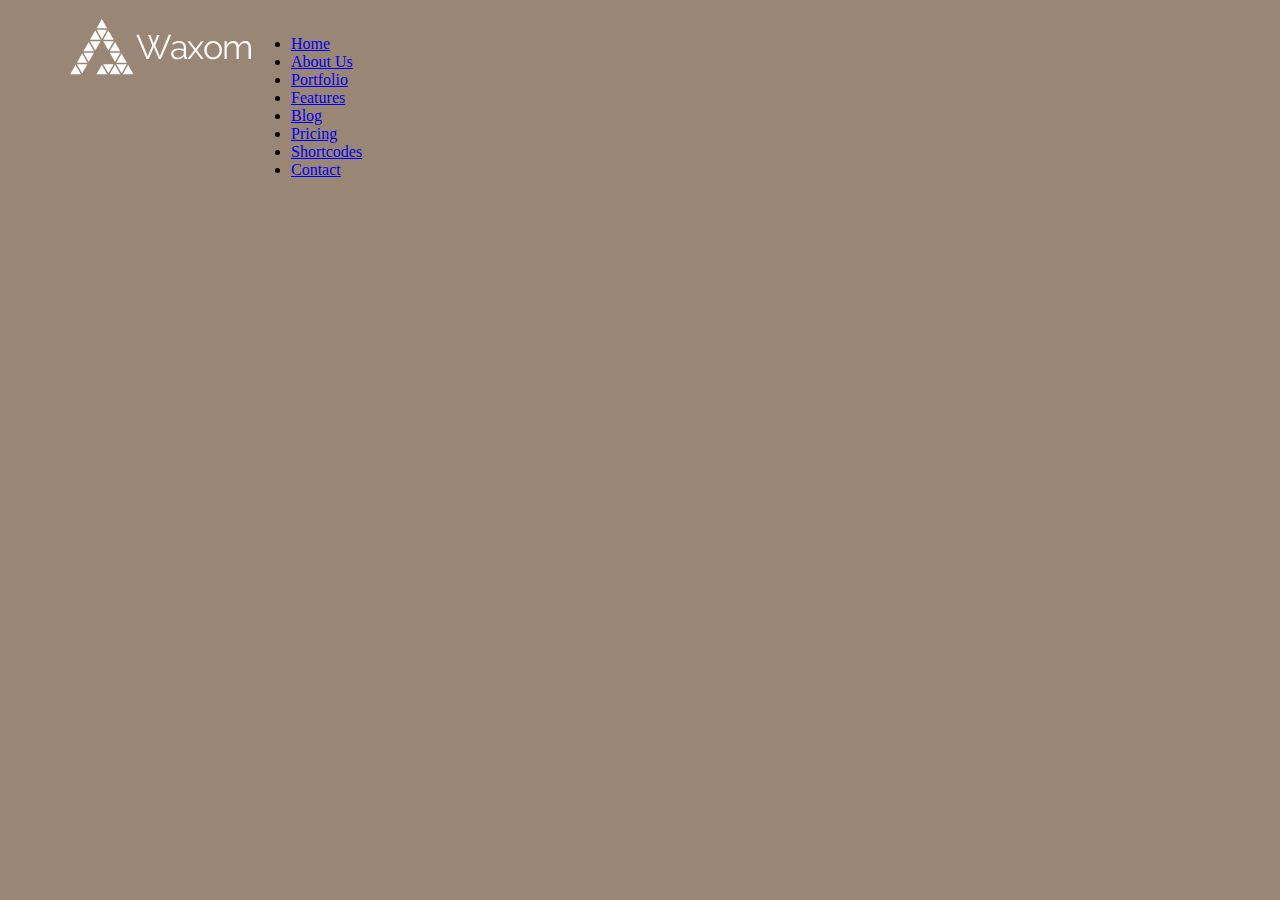
<file: Waxom/index.html>
<!DOCTYPE html>
<html lang="en">
<head>
  <meta charset="UTF-8" />
    <meta name="viewport" content="width=device-width, initial-scale=1.0" />
    <meta http-equiv="X-UA-Compatible" content="ie=edge" />
    <title>Waxom</title>
    <!-- Стили -->
    <!-- Плагины -->
    <link rel="stylesheet" href="libs/bootstrap-grid.min.css" />
    <link rel="stylesheet" href="libs/animate.css" />
    <link rel="stylesheet" href="libs/hamburgers.min.css" />
    <link rel="stylesheet" href="libs/OwlCarousel/owl.carousel.min.css" />
    <!-- Шрифты -->
    <link rel="stylesheet" href="https://use.fontawesome.com/releases/v5.8.2/css/all.css" integrity="sha384-oS3vJWv+0UjzBfQzYUhtDYW+Pj2yciDJxpsK1OYPAYjqT085Qq/1cq5FLXAZQ7Ay" crossorigin="anonymous"/>
    <link href="https://fonts.googleapis.com/css?family=Montserrat:200,300,400&display=swap" rel="stylesheet"/>
    <link href="https://fonts.googleapis.com/css?family=Raleway:400,500,600,700,800&display=swap" rel="stylesheet"/>
    <link href="https://fonts.googleapis.com/css?family=Roboto&display=swap" rel="stylesheet"/>
</head>
<body style="background: #998675;">
  <header>
      <!-- Карусель -->
      <div class="owl-carousel" id="header-slide">
        <div class="item" id="bg3"></div>
        <div class="item" id="bg2"></div>
        <div class="item" id="bg1"></div>
        <div class="item" id="bg4"></div>
        <div class="item" id="bg5"></div>
      </div>
      <div class="prev"><i class="fas fa-chevron-left"></i></div>
      <div class="next"><i class="fas fa-chevron-right"> </i></div>
      <!-- Контент хедера -->
      <div class="container">
          <div class="row header-line">
            <div class="logo">
              <a href="#"><img src="img/logo.png" alt=""/></a>
            </div>
            <nav>
                <ul>
                  <li><a href="#">Home</a></li>
                  <li class="active-link"><a href="#">About Us</a></li>
                  <li><a href="#">Portfolio</a></li>
                  <li><a href="#">Features</a></li>
                  <li><a href="#">Blog</a></li>
                  <li><a href="#">Pricing</a></li>
                  <li><a href="#">Shortcodes</a></li>
                  <li><a href="#">Contact</a></li>
                </ul>
            </nav>
            <div class="icons">
              <a href="#"><i class="fas fa-shopping-cart"></i></a>
              <a href="#"><i class="fas fa-search"></i></a>
            </div>
          </div>
        </div>

        <!-- <div class="row">
          <div class="col header-text">
            <p class="design">
              Unique and Modern Design
            </p>
            <p class="portfolio">
              Portfolio PSD Template
            </p>
            <p class="header-lorem">
              Nam liber tempor cum soluta nobis eleifend option congue nihil
              imperdiet doming id quod mazim placerat facer possim assum.
            </p>
            <button>
              Get Started
            </button>
          </div>
        </div>
      </div> -->
  </header>

  <!-- Скрипты -->
  <script src="libs/jquery-3.4.1.min.js"></script>
  <script src="libs/OwlCarousel/owl.carousel.min.js"></script>
  <script src="js/script.js"></script>
  <!-- Мои стили -->
  <link rel="stylesheet" href="css/main.css" />
</body>
</html>
</file>
<file: NikeWeb/css/style.css>
@charset "UTF-8";
/* Указываем box sizing */
*,
*::before,
*::after {
  -webkit-box-sizing: border-box;
          box-sizing: border-box;
}

/* Убираем внутренние отступы */
ul[class],
ol[class] {
  padding: 0;
}

/* Убираем внешние отступы */
body,
h1,
h2,
h3,
h4,
p,
ul[class],
ol[class],
li,
figure,
figcaption,
blockquote,
dl,
dd {
  margin: 0;
}

/* Выставляем основные настройки по-умолчанию для body */
body {
  min-height: 100vh;
  scroll-behavior: smooth;
  text-rendering: optimizeSpeed;
  line-height: 1.5;
}

/* Удаляем стандартную стилизацию для всех ul и il, у которых есть атрибут class*/
ul[class],
ol[class] {
  list-style: none;
}

/* Элементы a, у которых нет класса, сбрасываем до дефолтных стилей */
a:not([class]) {
  text-decoration-skip-ink: auto;
}

/* Упрощаем работу с изображениями */
img {
  max-width: 100%;
  display: block;
}

/* Указываем понятную периодичность в потоке данных у article*/
article > * + * {
  margin-top: 1em;
}

/* Наследуем шрифты для инпутов и кнопок */
input,
button,
textarea,
select {
  font: inherit;
}

/* Удаляем все анимации и переходы для людей, которые предпочитай их не использовать */
@media (prefers-reduced-motion: reduce) {
  * {
    -webkit-animation-duration: 0.01ms !important;
            animation-duration: 0.01ms !important;
    -webkit-animation-iteration-count: 1 !important;
            animation-iteration-count: 1 !important;
    -webkit-transition-duration: 0.01ms !important;
            transition-duration: 0.01ms !important;
    scroll-behavior: auto !important;
  }
}

* {
  margin: 0;
  padding: 0;
  -webkit-box-sizing: border-box;
          box-sizing: border-box;
}

body {
  font-family: 'Oswald', sans-serif;
  overflow: hidden;
}

.header {
  background: #00474c;
  width: 100%;
  height: 100vh;
}

.header .rightbg {
  background-image: url(../img/rightbackground.png);
  position: absolute;
  right: 0;
  top: 0;
  width: 1154px;
  height: 1080px;
  z-index: 0;
}

.header .midlogo {
  background-image: url(../img/midlogo.png);
  -webkit-transform: translate(-50%, -50%);
          transform: translate(-50%, -50%);
  position: absolute;
  left: 55%;
  top: 50%;
  width: 987px;
  height: 346px;
  z-index: 0;
}

.header .textbg {
  background-image: url(../img/textbg.png);
  position: absolute;
  right: 36px;
  bottom: -40px;
  width: 330px;
  height: 600px;
  z-index: 0;
}

.header .leftdots {
  background-image: url(../img/leftdots.png);
  position: absolute;
  left: 9px;
  top: 170px;
  width: 307px;
  height: 404px;
  z-index: 0;
}

.header .topdots {
  background-image: url(../img/topdots.png);
  position: absolute;
  top: 0;
  right: 117px;
  width: 307px;
  height: 160px;
  z-index: 0;
}

.top_nav {
  position: relative;
  padding: 0 170px;
  padding-top: 35px;
  display: -webkit-box;
  display: -ms-flexbox;
  display: flex;
  -webkit-box-pack: justify;
      -ms-flex-pack: justify;
          justify-content: space-between;
}

.top_nav .logo {
  width: 150px;
  height: 53px;
}

.top_nav .navigation_list {
  display: -webkit-box;
  display: -ms-flexbox;
  display: flex;
  -webkit-box-align: center;
      -ms-flex-align: center;
          align-items: center;
}

.top_nav .navigation_list li {
  font-size: 26px;
  color: #ffffff;
  margin-right: 40px;
  list-style: none;
}

.top_nav .navigation_list li a {
  -webkit-transition: 0.5s;
  transition: 0.5s;
  text-decoration: none;
  color: #ffffff;
}

.top_nav .navigation_list li a:hover {
  color: #f2b153;
}

.top_nav .navigation_list li:last-child {
  margin-left: 0;
}

.top_nav .btn_cart {
  position: relative;
  display: -webkit-box;
  display: -ms-flexbox;
  display: flex;
  -webkit-box-pack: center;
      -ms-flex-pack: center;
          justify-content: center;
  -webkit-box-align: center;
      -ms-flex-align: center;
          align-items: center;
  border-radius: 25px;
  background-color: white;
  -webkit-box-shadow: 0px 3px 7px 0px rgba(0, 0, 0, 0.35);
          box-shadow: 0px 3px 7px 0px rgba(0, 0, 0, 0.35);
  width: 61px;
  height: 61px;
  -webkit-transition: 0.5s;
  transition: 0.5s;
  text-decoration: none;
}

.top_nav .btn_cart i {
  font-size: 34px;
  color: #000;
  text-decoration: none;
  display: block;
}

.top_nav .btn_cart .notice {
  top: 5px;
  right: 5px;
  -webkit-transform: translate(50%, -50%);
          transform: translate(50%, -50%);
  font-size: 16px;
  color: #ffffff;
  position: absolute;
  background: #00474c;
  width: 25px;
  height: 25px;
  border-radius: 50%;
  text-align: center;
}

.top_nav .btn_cart:hover {
  -webkit-box-shadow: 0px 3px 9px 0px rgba(0, 0, 0, 0.5);
          box-shadow: 0px 3px 9px 0px rgba(0, 0, 0, 0.5);
}

.main_shoes-slider {
  position: relative;
  margin-top: 130px;
}

.main_shoes-slider .owl-carousel .owl-item.active .item {
  opacity: 1 !important;
}

.main_shoes-slider .owl-carousel .owl-item.active .name_wrapper {
  left: 0 !important;
}

.main_shoes-slider .owl-carousel .owl-item.active .shoe_img {
  left: 0 !important;
}

.main_shoes-slider .owl-carousel .owl-item .item {
  opacity: 0;
  display: -webkit-box;
  display: -ms-flexbox;
  display: flex;
  padding: 0 170px;
  -webkit-transition: 1.5s;
  transition: 1.5s;
}

.main_shoes-slider .owl-carousel .owl-item .item .name_wrapper {
  position: relative;
  left: -200%;
  margin-right: 60px;
  -webkit-transition: 0.5s;
  transition: 0.5s;
  -webkit-transition-delay: 0.7s;
          transition-delay: 0.7s;
}

.main_shoes-slider .owl-carousel .owl-item .item .name_wrapper .name {
  max-width: 355px;
  font-size: 110px;
  font-weight: 700;
  line-height: 110px;
  color: #ffffff;
}

.main_shoes-slider .owl-carousel .owl-item .item .name_wrapper .price {
  font-size: 60px;
  font-weight: 700;
  color: #f2b153;
  margin-top: 20px;
}

.main_shoes-slider .owl-carousel .owl-item .item .name_wrapper .btn {
  margin-top: 40px;
  width: 220px;
  height: 50px;
  border: 4px solid rgba(255, 255, 255, 0.3);
  border-radius: 25px;
  display: -webkit-box;
  display: -ms-flexbox;
  display: flex;
  -ms-flex-pack: distribute;
      justify-content: space-around;
  -webkit-box-align: center;
      -ms-flex-align: center;
          align-items: center;
  font-size: 19px;
  font-weight: 700;
  color: #ffffff;
  text-decoration: none;
  -webkit-transition: 0.5s;
  transition: 0.5s;
  line-height: 19;
}

.main_shoes-slider .owl-carousel .owl-item .item .name_wrapper .btn i {
  font-size: 30px;
}

.main_shoes-slider .owl-carousel .owl-item .item .name_wrapper .btn:hover {
  border: 4px solid rgba(255, 255, 255, 0.5);
}

.main_shoes-slider .owl-carousel .owl-item .item .shoe_img {
  position: relative;
  left: -30%;
  -webkit-transition: 0.5s;
  transition: 0.5s;
  -webkit-transition-delay: 0.6s;
          transition-delay: 0.6s;
}

.main_shoes-slider .owl-carousel .owl-item .item .shoe_img img {
  min-width: 550px;
  max-width: 640px;
}

.main_shoes-slider .owl-carousel .owl-item .item .color_btns {
  -webkit-transform: translateY(-103%);
          transform: translateY(-103%);
  display: -webkit-box;
  display: -ms-flexbox;
  display: flex;
  -webkit-box-orient: vertical;
  -webkit-box-direction: normal;
      -ms-flex-direction: column;
          flex-direction: column;
  position: absolute;
  top: 333px;
  left: 78%;
  -webkit-transition: 0.5s;
  transition: 0.5s;
  -webkit-transition-delay: 0.6s;
          transition-delay: 0.6s;
}

.main_shoes-slider .owl-carousel .owl-item .item .color_btns button {
  opacity: 0.9;
  margin-bottom: 25px;
  border: none;
  background-color: #fff;
  min-width: 60px;
  height: 60px;
  border-radius: 25px;
  -webkit-box-shadow: 0px 3px 7px 0px rgba(0, 0, 0, 0.35);
          box-shadow: 0px 3px 7px 0px rgba(0, 0, 0, 0.35);
  -webkit-transition: 0.5s;
  transition: 0.5s;
  display: -webkit-box;
  display: -ms-flexbox;
  display: flex;
  -webkit-box-pack: center;
      -ms-flex-pack: center;
          justify-content: center;
  -webkit-box-align: center;
      -ms-flex-align: center;
          align-items: center;
}

.main_shoes-slider .owl-carousel .owl-item .item .color_btns button:hover {
  -webkit-box-shadow: 0px 3px 9px 0px rgba(0, 0, 0, 0.5);
          box-shadow: 0px 3px 9px 0px rgba(0, 0, 0, 0.5);
  opacity: 1;
}

.main_shoes-slider .owl-carousel .owl-item .item .color_btns button:last-child {
  margin: 0;
}

.main_shoes-slider .owl-carousel .owl-item .item .color_btns button .circle-color {
  width: 30px;
  height: 30px;
  border-radius: 50%;
  -webkit-box-shadow: 0px 3px 7px 0px rgba(0, 0, 0, 0.35);
          box-shadow: 0px 3px 7px 0px rgba(0, 0, 0, 0.35);
}

.main_shoes-slider .owl-dots {
  z-index: 9999;
  background-image: url(../img/line.png);
  width: 79px;
  height: 499px;
  position: absolute;
  top: 0%;
  left: 67%;
}

.main_shoes-slider .owl-dots .owl-dot {
  cursor: pointer;
  width: 12px;
  height: 12px;
  position: absolute;
  top: 50%;
  right: -2px;
  -webkit-transform: translate(50%);
          transform: translate(50%);
  -webkit-transform-origin: -480px 0 0;
          transform-origin: -480px 0 0;
  background-color: #fff;
  border-radius: 50%;
  border: none;
  background-clip: content-box;
  -webkit-box-sizing: content-box;
          box-sizing: content-box;
  border: none;
  outline: none;
}

.main_shoes-slider .owl-dots .owl-dot .active-circle {
  display: block;
  width: 30px;
  height: 30px;
  border-radius: 50%;
  -webkit-transform: translateX(-30%) translateY(-30%);
          transform: translateX(-30%) translateY(-30%);
  -webkit-transition: 0.7s ease;
  transition: 0.7s ease;
}

.main_shoes-slider .owl-dots .owl-dot.active {
  outline: none;
  border: none;
}

.main_shoes-slider .owl-dots .owl-dot.active .active-circle {
  border: 2px solid #ffffff;
}

.main_shoes-slider .owl-dots .owl-dot:nth-child(1) {
  -webkit-transform-origin: -481px 0 0;
          transform-origin: -481px 0 0;
  -webkit-transform: rotate(-20deg);
          transform: rotate(-20deg);
}

.main_shoes-slider .owl-dots .owl-dot:nth-child(2) {
  -webkit-transform-origin: -481px 0 0;
          transform-origin: -481px 0 0;
  -webkit-transform: rotate(-10deg);
          transform: rotate(-10deg);
}

.main_shoes-slider .owl-dots .owl-dot:nth-child(3) {
  right: 4px;
}

.main_shoes-slider .owl-dots .owl-dot:nth-child(4) {
  -webkit-transform-origin: -481px 0 0;
          transform-origin: -481px 0 0;
  -webkit-transform: rotate(10deg);
          transform: rotate(10deg);
}

.main_shoes-slider .owl-dots .owl-dot:nth-child(5) {
  -webkit-transform-origin: -481px 0 0;
          transform-origin: -481px 0 0;
  -webkit-transform: rotate(20deg);
          transform: rotate(20deg);
}

button#black .circle-color {
  background-color: #000000;
}

button#blue .circle-color {
  background-color: #00378a;
}

button#yellow .circle-color {
  background-color: #f3e039;
}

button#red .circle-color {
  background-color: #ff7074;
}

button#lblue .circle-color {
  background-color: #00c2ec;
}

button#pink .circle-color {
  background-color: #df86ad;
}

button#purple .circle-color {
  background-color: #755f83;
}

button#gold .circle-color {
  background-color: #c6a14f;
}

@-webkit-keyframes IN {
  0% {
    -webkit-transform: rotate(-90deg);
            transform: rotate(-90deg);
  }
  60% {
    -webkit-transform: rotate(0.5deg);
            transform: rotate(0.5deg);
  }
  80% {
    -webkit-transform: rotate(-0.5deg);
            transform: rotate(-0.5deg);
  }
  100% {
    -webkit-transform: rotate(0deg);
            transform: rotate(0deg);
  }
}

@keyframes IN {
  0% {
    -webkit-transform: rotate(-90deg);
            transform: rotate(-90deg);
  }
  60% {
    -webkit-transform: rotate(0.5deg);
            transform: rotate(0.5deg);
  }
  80% {
    -webkit-transform: rotate(-0.5deg);
            transform: rotate(-0.5deg);
  }
  100% {
    -webkit-transform: rotate(0deg);
            transform: rotate(0deg);
  }
}

.OUT {
  -webkit-transform-origin: -480px 0 0;
          transform-origin: -480px 0 0;
  -webkit-animation-name: IN;
  animation-name: IN;
}

@-webkit-keyframes OUT {
  from {
    -webkit-transform: rotate(0deg);
            transform: rotate(0deg);
  }
  to {
    -webkit-transform: rotate(90deg);
            transform: rotate(90deg);
  }
}

@keyframes OUT {
  from {
    -webkit-transform: rotate(0deg);
            transform: rotate(0deg);
  }
  to {
    -webkit-transform: rotate(90deg);
            transform: rotate(90deg);
  }
}

.IN {
  -webkit-transform-origin: -480px 0 0;
          transform-origin: -480px 0 0;
  -webkit-animation-name: OUT;
  animation-name: OUT;
}
/*# sourceMappingURL=style.css.map */
</file>
<file: Smart/css/style.css>
.active-text {
  color: #ff5c36;
  font-weight: 600;
}

.title {
  font-size: 3.1em;
  font-weight: 600;
  color: #000;
}

.lorem {
  font-size: 1em;
  font-weight: 400;
  color: #000;
}

input, textarea {
  margin: 0;
  padding: 0;
}

input:focus, input:hover, textarea:focus, textarea:hover {
  outline: none;
}

html {
  font-size: 10px;
}

body {
  font-size: 16px;
}

body .header {
  background-color: #f5f5f5;
}

body .header-navbar {
  padding-top: 8rem;
}

body .header-menu__btn {
  display: block;
  height: .4rem;
  width: 3.4rem;
  background: #706b73;
  border-radius: 1.5px;
  -webkit-transform: translateY(0.8rem);
          transform: translateY(0.8rem);
}

body .header-menu__btn:after {
  content: "";
  display: block;
  height: .4rem;
  width: 3.4rem;
  background: #706b73;
  border-radius: 1.5px;
  -webkit-transform: translateY(0.4rem);
          transform: translateY(0.4rem);
}

body .header-menu__btn:before {
  content: "";
  display: block;
  height: .4rem;
  width: 3.4rem;
  background: #706b73;
  border-radius: 1.5px;
  -webkit-transform: translateY(-0.8rem);
          transform: translateY(-0.8rem);
}

body .header-text {
  text-align: center;
  margin-top: 14rem;
}

body .header-text h1 {
  color: rgba(98, 98, 98, 0.94);
  margin-bottom: 2.6rem;
}

body .header-text p {
  color: rgba(0, 0, 0, 0.65);
}

body .header-form {
  width: 100%;
  margin-top: 11rem;
  background-color: #FFF;
  -webkit-box-shadow: 0 0 57px rgba(20, 20, 21, 0.2);
  box-shadow: 0 0 57px rgba(20, 20, 21, 0.2);
  border-radius: 2px;
}

body .header-form p {
  font-size: 1.25em;
  font-weight: 400;
  color: rgba(0, 0, 0, 0.9);
  text-align: center;
  padding-top: 2.5rem;
}

body .header-form__inp-name {
  margin: 0 4rem;
  margin-top: 4rem;
  border-top: none;
  border-left: none;
  border-right: none;
  border-bottom: 1px solid rgba(0, 0, 0, 0.22);
  padding: 0.3rem 0;
}

body .header-form__inp-name::-webkit-input-placeholder {
  font-size: 1em;
  font-weight: 400;
  color: rgba(0, 0, 0, 0.6);
}

body .header-form__inp-name:-ms-input-placeholder {
  font-size: 1em;
  font-weight: 400;
  color: rgba(0, 0, 0, 0.6);
}

body .header-form__inp-name::-ms-input-placeholder {
  font-size: 1em;
  font-weight: 400;
  color: rgba(0, 0, 0, 0.6);
}

body .header-form__inp-name::placeholder {
  font-size: 1em;
  font-weight: 400;
  color: rgba(0, 0, 0, 0.6);
}

body .header-form__inp-email {
  margin: 0 4rem;
  margin-top: 2rem;
  border-top: none;
  border-left: none;
  border-right: none;
  border-bottom: 1px solid rgba(0, 0, 0, 0.22);
  padding: 0.3rem 0;
}

body .header-form__inp-email::-webkit-input-placeholder {
  font-size: 1em;
  font-weight: 400;
  color: rgba(0, 0, 0, 0.6);
}

body .header-form__inp-email:-ms-input-placeholder {
  font-size: 1em;
  font-weight: 400;
  color: rgba(0, 0, 0, 0.6);
}

body .header-form__inp-email::-ms-input-placeholder {
  font-size: 1em;
  font-weight: 400;
  color: rgba(0, 0, 0, 0.6);
}

body .header-form__inp-email::placeholder {
  font-size: 1em;
  font-weight: 400;
  color: rgba(0, 0, 0, 0.6);
}

body .header-form textarea {
  resize: none;
  height: 9rem;
  margin: 0 4rem;
  margin-top: 2rem;
  border-top: none;
  border-left: none;
  border-right: none;
  border-bottom: 1px solid rgba(0, 0, 0, 0.22);
}

body .header-form textarea::-webkit-input-placeholder {
  font-size: 1em;
  font-weight: 400;
  color: rgba(0, 0, 0, 0.6);
}

body .header-form textarea:-ms-input-placeholder {
  font-size: 1em;
  font-weight: 400;
  color: rgba(0, 0, 0, 0.6);
}

body .header-form textarea::-ms-input-placeholder {
  font-size: 1em;
  font-weight: 400;
  color: rgba(0, 0, 0, 0.6);
}

body .header-form textarea::placeholder {
  font-size: 1em;
  font-weight: 400;
  color: rgba(0, 0, 0, 0.6);
}

body .header-form button {
  width: 24rem;
  height: 5.5rem;
  margin: 2rem auto;
  background-color: #ff5c36;
  border-radius: 2.7rem;
  border: 1px solid rgba(1, 2, 2, 0.07);
  color: #FFF;
  font-weight: 400;
  -webkit-transition: all .5s ease;
  transition: all .5s ease;
}

body .header-form button i {
  color: #fff;
  opacity: .75;
  margin-left: 2rem;
}

body .header-form button:focus {
  outline: none;
}

body .header-form button:hover {
  -webkit-box-shadow: 2px 11px 20px rgba(20, 20, 21, 0.08);
  box-shadow: 2px 11px 20px rgba(20, 20, 21, 0.08);
}

body .process-section {
  margin-top: 14rem;
}

body .process-section .boxes {
  margin-top: 8rem;
  margin-bottom: 18rem;
  -webkit-box-pack: justify;
      -ms-flex-pack: justify;
          justify-content: space-between;
}

body .process-section__text {
  text-align: center;
}

body .process-section__text h2 {
  opacity: 0.8;
}

body .process-section__text p {
  opacity: 0.7;
}

body .process-section__1st-box, body .process-section__2nd-box, body .process-section__3rd-box, body .process-section__4th-box {
  width: 26rem;
  height: 26rem;
  margin-top: 4rem;
  text-align: center;
  padding: 5rem 4rem;
  position: relative;
  -webkit-transition: all .3s ease;
  transition: all .3s ease;
}

body .process-section__1st-box i, body .process-section__2nd-box i, body .process-section__3rd-box i, body .process-section__4th-box i {
  font-size: 3.1em;
  color: rgba(255, 255, 255, 0.8);
}

body .process-section__1st-box_text, body .process-section__2nd-box_text, body .process-section__3rd-box_text, body .process-section__4th-box_text {
  font-size: 1.25em;
  font-weight: 600;
  color: rgba(255, 255, 255, 0.9);
  margin-top: 2rem;
  margin-bottom: 0;
  padding: 0;
}

body .process-section__1st-box_lorem, body .process-section__2nd-box_lorem, body .process-section__3rd-box_lorem, body .process-section__4th-box_lorem {
  font-size: 1em;
  font-weight: 400;
  color: rgba(255, 255, 255, 0.75);
  margin-top: 2rem;
}

body .process-section__1st-box_btn, body .process-section__2nd-box_btn, body .process-section__3rd-box_btn, body .process-section__4th-box_btn {
  width: 22rem;
  height: 5.5rem;
  background: #fff;
  border-radius: 2.7rem;
  border: none;
  -webkit-box-shadow: 0 0 14px rgba(20, 20, 21, 0.05);
  box-shadow: 0 0 14px rgba(20, 20, 21, 0.05);
  display: -ms-flex;
  display: -webkit-box;
  display: -ms-flexbox;
  display: flex;
  -webkit-box-align: center;
      -ms-flex-align: center;
          align-items: center;
  -webkit-box-pack: center;
      -ms-flex-pack: center;
          justify-content: center;
  position: absolute;
  -webkit-transform: translate(-50%, -50%);
          transform: translate(-50%, -50%);
  top: 100%;
  left: 50%;
  font-size: 1em;
  font-weight: 400;
  color: rgba(0, 0, 0, 0.8);
}

body .process-section__1st-box_btn img, body .process-section__2nd-box_btn img, body .process-section__3rd-box_btn img, body .process-section__4th-box_btn img {
  margin-right: 1.5rem;
}

body .process-section__1st-box:hover, body .process-section__2nd-box:hover, body .process-section__3rd-box:hover, body .process-section__4th-box:hover {
  -webkit-box-shadow: 0 0 35px rgba(20, 20, 21, 0.21);
  box-shadow: 0 0 35px rgba(20, 20, 21, 0.21);
}

body .process-section__1st-box {
  background: #4eb2f7;
}

body .process-section__2nd-box {
  background: #c049f8;
}

body .process-section__3rd-box {
  background: #817eff;
}

body .process-section__4th-box {
  background: #f74770;
}

body .process-section__4th-box i {
  -webkit-transform: rotate(-15deg);
          transform: rotate(-15deg);
}

body .works {
  background: #f5f5f5;
}

body .works__text {
  text-align: center;
  padding-top: 12rem;
}

body .works__text h2 {
  opacity: 0.8;
}

body .works__text p {
  opacity: 0.5;
}

body .works__squares {
  margin-top: 9rem;
  padding-bottom: 17rem;
  display: -webkit-box;
  display: -ms-flexbox;
  display: flex;
  -webkit-box-pack: justify;
      -ms-flex-pack: justify;
          justify-content: space-between;
}

body .works__squares .square {
  background: #ff5c36;
  width: 35rem;
  height: 35rem;
  margin-top: 3rem;
}

body .services__text {
  text-align: center;
  margin-top: 14rem;
}

body .services__text h2 {
  opacity: .8;
  margin: 0;
  padding: 0;
}

body .services__text p {
  opacity: 0.5;
  margin-top: 1rem;
  padding: 0;
}

body .services__about {
  margin-top: 13rem;
  margin-bottom: 16rem;
}

body .services__about-icons {
  -webkit-box-orient: vertical;
  -webkit-box-direction: normal;
      -ms-flex-direction: column;
          flex-direction: column;
  -webkit-box-pack: justify;
      -ms-flex-pack: justify;
          justify-content: space-between;
}

body .services__about-icons .icon {
  width: 10rem;
  height: 10rem;
  background: #f5f5f5;
  -webkit-box-shadow: 0 0 0 rgba(20, 20, 21, 0.07);
  box-shadow: 0 0 0 rgba(20, 20, 21, 0.07);
  margin-bottom: 1rem;
  border-radius: .2rem;
  -webkit-transition: all .3s ease;
  transition: all .3s ease;
}

body .services__about-icons .icon:hover {
  -webkit-box-shadow: 0 0 36px rgba(20, 20, 21, 0.2);
  box-shadow: 0 0 36px rgba(20, 20, 21, 0.2);
}

body .services__about-text {
  padding-left: 5rem;
}

body .services__about-text h3 {
  font-size: 2em;
  font-weight: 400;
  color: rgba(0, 0, 0, 0.75);
  padding: 0;
  margin: 0;
}

body .services__about-text hr {
  width: 6rem;
  height: .3rem;
  background-color: #ff5c36;
  border: none;
}

body .services__about-text p {
  opacity: .7;
}

body .services__about-text button {
  width: 22rem;
  height: 5.5rem;
  background: #fff;
  border-radius: 2.7rem;
  border: 1px solid rgba(1, 2, 2, 0.07);
  -webkit-box-shadow: 2px 11px 20px rgba(20, 20, 21, 0.07);
  box-shadow: 2px 11px 20px rgba(20, 20, 21, 0.07);
  display: -ms-flex;
  display: -webkit-box;
  display: -ms-flexbox;
  display: flex;
  -webkit-box-align: center;
      -ms-flex-align: center;
          align-items: center;
  -webkit-box-pack: center;
      -ms-flex-pack: center;
          justify-content: center;
  margin-top: 4rem;
}

body .services__about-text button img {
  margin-right: 2rem;
}

body .team {
  background: #f5f5f5;
}

body .team-text {
  text-align: center;
  margin-top: 14rem;
}

body .team-text h2 {
  opacity: 0.8;
}

body .team-text p {
  opacity: 0.5;
}

body .team__nameplates {
  margin-top: 12rem;
  padding-bottom: 17rem;
  -webkit-box-pack: justify;
      -ms-flex-pack: justify;
          justify-content: space-between;
}

body .team__nameplates .nameplate {
  width: 36rem;
  height: 44rem;
  background: #ff5c36;
  border-radius: .2rem;
  position: relative;
  -webkit-box-shadow: 0 0 2px rgba(20, 20, 21, 0.6);
  box-shadow: 0 0 2px rgba(20, 20, 21, 0.6);
}

body .team__nameplates .nameplate-name {
  width: 26rem;
  height: 10rem;
  background: #fff;
  border-radius: .2rem;
  text-align: center;
  position: absolute;
  -webkit-transform: translate(-50%, -70%);
          transform: translate(-50%, -70%);
  top: 100%;
  left: 50%;
  -webkit-box-shadow: 1px 6px 16px rgba(20, 20, 21, 0.08);
  box-shadow: 1px 6px 16px rgba(20, 20, 21, 0.08);
}

body .team__nameplates .nameplate-name_text {
  font-size: 2em;
  font-weight: 600;
  color: rgba(0, 0, 0, 0.7);
  margin: 0;
  padding: 0;
  margin-top: 1rem;
}

body .team__nameplates .nameplate-name_scill {
  opacity: 0.7;
}

body .team__nameplates .nameplate-active {
  width: 37rem;
  height: 44rem;
  background: #fff3f0;
  -webkit-box-shadow: 0 0 49px rgba(20, 20, 21, 0.11);
  box-shadow: 0 0 49px rgba(20, 20, 21, 0.11);
}

body .team__nameplates .nameplate-active__percent-box {
  text-align: center;
  margin-top: 17rem;
}

body .team__nameplates .nameplate-active__percent-box p {
  font-size: .7em;
  margin: 0;
  padding: 0;
  margin-bottom: 0.4rem;
}

body .team__nameplates .nameplate-active__percent-box .percent_scill {
  width: 15rem;
  height: .4rem;
  background: #817f7e;
  border-radius: .2rem;
  margin-bottom: 0.8rem;
}

body .team__nameplates .nameplate-active__percent-box .percent_scill .fst {
  width: 12.3rem;
  height: .4rem;
  background: #ff5c36;
  border-radius: .2rem;
}

body .team__nameplates .nameplate-active__percent-box .percent_scill .snd {
  width: 10.9rem;
  height: .4rem;
  background: #ff5c36;
  border-radius: .2rem;
}

body .team__nameplates .nameplate-active__percent-box .percent_scill .trd {
  width: 11.8rem;
  height: .4rem;
  background: #ff5c36;
  border-radius: .2rem;
}

body .team__nameplates .nameplate-active-name {
  text-align: center;
  margin-top: 6rem;
}

body .team__nameplates .nameplate-active-name_text {
  font-size: 2em;
  font-weight: 600;
  color: rgba(0, 0, 0, 0.7);
  margin: 0;
  padding: 0;
}

body .team__nameplates .nameplate-active-name_scill {
  font-size: 1em;
  font-weight: 400;
  color: rgba(255, 92, 54, 0.7);
}

body .team__nameplates .nameplate-active-name i {
  margin-left: 1rem;
  color: rgba(0, 0, 0, 0.3);
}

body .reviews {
  background: #fff;
  padding-bottom: 13rem;
}

body .reviews__text {
  text-align: center;
  margin-top: 13.5rem;
  margin-bottom: 5rem;
}

body .reviews__text h2 {
  opacity: 0.8;
}

body .reviews__text p {
  opacity: 0.5;
}

body .reviews__slider-item {
  display: -ms-flex;
  display: -webkit-box;
  display: -ms-flexbox;
  display: flex;
  -webkit-box-orient: vertical;
  -webkit-box-direction: normal;
      -ms-flex-direction: column;
          flex-direction: column;
  -webkit-box-align: center;
      -ms-flex-align: center;
          align-items: center;
  text-align: center;
  margin: 6rem 3rem;
  width: 53rem;
  height: 27rem;
  background: #fff;
  -webkit-box-shadow: 0 0 27px rgba(20, 20, 21, 0.09);
  box-shadow: 0 0 27px rgba(20, 20, 21, 0.09);
  position: relative;
}

body .reviews__slider-item__avatar {
  width: 10rem;
  height: 10rem;
  border-radius: 50%;
  background: #fff;
  border: 1px solid rgba(20, 20, 21, 0.1);
  position: absolute;
  -webkit-transform: translate(-50%, -50%);
          transform: translate(-50%, -50%);
  top: 0;
  left: 50%;
}

body .reviews__slider-item__text {
  padding: 0 4rem;
  margin-top: 9rem;
  margin-bottom: 1.5rem;
  color: rgba(0, 0, 0, 0.7);
}

body .reviews__slider-item__name {
  margin-top: 2rem;
  color: rgba(0, 0, 0, 0.8);
}

body .reviews .carousel-control-prev-icon {
  background-image: url("data:image/svg+xml;charset=utf8,%3Csvg xmlns='http://www.w3.org/2000/svg' fill='%23000000' viewBox='0 0 8 8'%3E%3Cpath d='M5.25 0l-4 4 4 4 1.5-1.5-2.5-2.5 2.5-2.5-1.5-1.5z'/%3E%3C/svg%3E");
}

body .reviews .arrow-next {
  display: -ms-flex;
  display: -webkit-box;
  display: -ms-flexbox;
  display: flex;
  -webkit-box-align: center;
      -ms-flex-align: center;
          align-items: center;
  -webkit-box-pack: center;
      -ms-flex-pack: center;
          justify-content: center;
  width: 5rem;
  height: 5rem;
  background: #fff;
  border-radius: 50%;
  position: absolute;
  right: -1em;
  -webkit-box-shadow: -1px 3px 14px 0px rgba(0, 0, 0, 0.08);
  box-shadow: -1px 3px 14px 0px rgba(0, 0, 0, 0.08);
  -webkit-transition: all .3s ease;
  transition: all .3s ease;
}

body .reviews .arrow-next:hover {
  background: #ff5c36;
  -webkit-box-shadow: -1px 3px 14px 0px rgba(0, 0, 0, 0.28);
  box-shadow: -1px 3px 14px 0px rgba(0, 0, 0, 0.28);
}

body .reviews .arrow-next:hover .carousel-control-next-icon {
  background-image: url("data:image/svg+xml;charset=utf8,%3Csvg xmlns='http://www.w3.org/2000/svg' fill='%23ffffff' viewBox='0 0 8 8'%3E%3Cpath d='M2.75 0l-1.5 1.5 2.5 2.5-2.5 2.5 1.5 1.5 4-4-4-4z'/%3E%3C/svg%3E");
}

body .reviews .arrow-next .carousel-control-next-icon {
  background-image: url("data:image/svg+xml;charset=utf8,%3Csvg xmlns='http://www.w3.org/2000/svg' fill='%23000000' viewBox='0 0 8 8'%3E%3Cpath d='M2.75 0l-1.5 1.5 2.5 2.5-2.5 2.5 1.5 1.5 4-4-4-4z'/%3E%3C/svg%3E");
}

body .reviews .arrow-prev {
  display: -ms-flex;
  display: -webkit-box;
  display: -ms-flexbox;
  display: flex;
  -webkit-box-align: center;
      -ms-flex-align: center;
          align-items: center;
  -webkit-box-pack: center;
      -ms-flex-pack: center;
          justify-content: center;
  width: 5rem;
  height: 5rem;
  background: #fff;
  border-radius: 50%;
  position: absolute;
  left: -1em;
  -webkit-box-shadow: -1px 3px 14px 0px rgba(0, 0, 0, 0.08);
  box-shadow: -1px 3px 14px 0px rgba(0, 0, 0, 0.08);
  -webkit-transition: all .3s ease;
  transition: all .3s ease;
}

body .reviews .arrow-prev:hover {
  background: #ff5c36;
  -webkit-box-shadow: -1px 3px 14px 0px rgba(0, 0, 0, 0.28);
  box-shadow: -1px 3px 14px 0px rgba(0, 0, 0, 0.28);
}

body .reviews .arrow-prev:hover .carousel-control-prev-icon {
  background-image: url("data:image/svg+xml;charset=utf8,%3Csvg xmlns='http://www.w3.org/2000/svg' fill='%23ffffff' viewBox='0 0 8 8'%3E%3Cpath d='M5.25 0l-4 4 4 4 1.5-1.5-2.5-2.5 2.5-2.5-1.5-1.5z'/%3E%3C/svg%3E");
}

body .reviews .arrow-prev .carousel-control-prev-icon {
  background-image: url("data:image/svg+xml;charset=utf8,%3Csvg xmlns='http://www.w3.org/2000/svg' fill='%23000000' viewBox='0 0 8 8'%3E%3Cpath d='M5.25 0l-4 4 4 4 1.5-1.5-2.5-2.5 2.5-2.5-1.5-1.5z'/%3E%3C/svg%3E");
}

body .reviews .carousel-control-next {
  opacity: 1;
}

body .reviews .carousel-control-prev {
  opacity: 1;
}

body .reviews .carousel-indicators li {
  width: 1.5rem;
  height: .6rem;
  background: #e0e0e0;
  border: none;
  border-radius: .3rem;
}

body .reviews .carousel-indicators li.active {
  background: #ff5c36;
}

body .partners {
  background: #fbfbfb;
  padding: 7rem 0;
}

body .contact-us {
  background: #f5f5f5;
}

body .contact-us button {
  width: 24rem;
  height: 5.5rem;
  background: #fff;
  border-radius: 2.7rem;
  border: 1px solid rgba(1, 2, 2, 0.07);
  -webkit-box-shadow: 2px 11px 20px rgba(20, 20, 21, 0.07);
  box-shadow: 2px 11px 20px rgba(20, 20, 21, 0.07);
  display: -ms-flex;
  display: -webkit-box;
  display: -ms-flexbox;
  display: flex;
  -webkit-box-align: center;
      -ms-flex-align: center;
          align-items: center;
  -webkit-box-pack: center;
      -ms-flex-pack: center;
          justify-content: center;
  margin-top: 4rem;
  margin-bottom: 5rem;
}

body .contact-us__social {
  padding-bottom: 5rem;
}

body .contact-us__social a {
  text-decoration: none;
  width: 5rem;
  height: 5rem;
  background: #d3d3d3;
  border-radius: 50%;
  margin-right: 2rem;
  -webkit-transition: all .3s ease;
  transition: all .3s ease;
}

body .contact-us__social a i {
  color: #fff;
  font-size: 1.3em;
}

body .contact-us__social a:hover {
  background: #ff5c36;
  -webkit-box-shadow: 0px 0px 0px 23px 0px rgba(50, 50, 50, 0.29);
  box-shadow: 0px 0px 23px 0px rgba(50, 50, 50, 0.29);
}

body .contact-us__corp {
  text-align: center;
}

body .contact-us__corp p {
  opacity: .6;
}

@media screen and (max-width: 1199px) {
  body .team__nameplates {
    -webkit-box-pack: center;
        -ms-flex-pack: center;
            justify-content: center;
  }
  body .team__nameplates .nameplate, body .team__nameplates .nameplate-active {
    margin-bottom: 5rem;
  }
  body .team__nameplates .nameplate-active {
    margin-left: 3rem;
  }
  body .works__squares {
    -webkit-box-pack: center;
        -ms-flex-pack: center;
            justify-content: center;
  }
  body .works__squares .square {
    margin-right: 3rem;
  }
}

@media screen and (max-width: 992px) {
  body .services__about-icons {
    -webkit-box-orient: horizontal;
    -webkit-box-direction: normal;
        -ms-flex-direction: row;
            flex-direction: row;
    -webkit-box-pack: center;
        -ms-flex-pack: center;
            justify-content: center;
    margin-bottom: 5rem;
  }
  body .services__about-icons .icon {
    margin-right: 3rem;
  }
  body .process-section .boxes {
    -webkit-box-pack: center;
        -ms-flex-pack: center;
            justify-content: center;
  }
  body .process-section__1st-box, body .process-section__2nd-box, body .process-section__3rd-box, body .process-section__4th-box {
    margin-right: 3rem;
  }
  body .services__about {
    margin-top: 5rem;
  }
}
/*# sourceMappingURL=style.css.map */
</file>
<file: Waxom/css/main.css>
body {
  padding: 0;
  margin: 0;
}

.header {
  height: 1024px;
  position: relative;
}

.header #header-slide {
  z-index: 1;
  position: absolute;
  top: 0;
  left: 0;
  height: 100%;
  width: 100%;
}

.header #header-slide .item {
  height: 1024px;
  width: 100%;
  background-position: center;
}

.header .prev {
  position: absolute;
  -webkit-transform: translate(-50%, -50%);
          transform: translate(-50%, -50%);
  top: 50%;
  left: 150px;
  z-index: 1;
  cursor: pointer;
}

.header .prev:hover .fas {
  color: #c7b299;
}

.header .prev .fas {
  -webkit-transition: all .3s ease;
  transition: all .3s ease;
  font-size: 40px;
  color: white;
  opacity: 0.3;
}

.header .next {
  position: absolute;
  -webkit-transform: translate(-50%, -50%);
          transform: translate(-50%, -50%);
  top: 50%;
  right: 150px;
  z-index: 1;
  cursor: pointer;
}

.header .next:hover .fas {
  color: #c7b299;
}

.header .next .fas {
  -webkit-transition: all .3s ease;
  transition: all .3s ease;
  font-size: 40px;
  color: white;
  opacity: 0.3;
}

.header .owl-dots {
  position: absolute;
  top: 95%;
  left: 50%;
  -webkit-transform: translate(-50%, -50%);
          transform: translate(-50%, -50%);
  z-index: 1000;
}

.header .owl-dots .owl-dot {
  z-index: 1000;
  width: 11px;
  height: 11px;
  border-radius: 50%;
  background-color: #ffffff;
  opacity: 0.5;
  margin-right: 10px;
  outline: none;
  -webkit-transition: all .8s ease;
  transition: all .8s ease;
}

.header .owl-dots .owl-dot.active {
  background: none;
  border: 2px solid rgba(255, 255, 255, 0.9);
  opacity: 1;
  width: 15px;
  height: 15px;
  z-index: 1000;
}

.header-line {
  z-index: 999;
  position: relative;
}

#bg1 {
  background-image: url(../img/1.png);
}

#bg2 {
  background-image: url(../img/2.png);
}

#bg3 {
  background-image: url(../img/3.png);
}

#bg4 {
  background-image: url(../img/4.png);
}

#bg5 {
  background-image: url(../img/5.png);
}

@media (max-width: 1200px) {
  .next {
    right: 10px !important;
    cursor: pointer;
  }
  .prev {
    left: 25px !important;
    cursor: pointer;
  }
}
/*# sourceMappingURL=main.css.map */
</file>
<file: Digital Crafters/css/style.css>
/*!
 * Hamburgers
 * @description Tasty CSS-animated hamburgers
 * @author Jonathan Suh @jonsuh
 * @site https://jonsuh.com/hamburgers
 * @link https://github.com/jonsuh/hamburgers
 */
.hamburger {
  padding: 15px 15px;
  display: inline-block;
  cursor: pointer;
  -webkit-transition-property: opacity, -webkit-filter;
  transition-property: opacity, -webkit-filter;
  transition-property: opacity, filter;
  transition-property: opacity, filter, -webkit-filter;
  -webkit-transition-duration: 0.15s;
          transition-duration: 0.15s;
  -webkit-transition-timing-function: linear;
          transition-timing-function: linear;
  font: inherit;
  color: inherit;
  text-transform: none;
  background-color: transparent;
  border: 0;
  margin: 0;
  overflow: visible;
}

.hamburger:hover {
  opacity: 0.7;
}

.hamburger.is-active:hover {
  opacity: 0.7;
}

.hamburger.is-active .hamburger-inner,
.hamburger.is-active .hamburger-inner::before,
.hamburger.is-active .hamburger-inner::after {
  background-color: #ffffff;
}

.hamburger-box {
  width: 24px;
  height: 18px;
  display: inline-block;
  position: relative;
}

.hamburger-inner {
  display: block;
  top: 50%;
  margin-top: -1px;
}

.hamburger-inner, .hamburger-inner::before, .hamburger-inner::after {
  width: 24px;
  height: 2px;
  background-color: #ffffff;
  border-radius: 1px;
  position: absolute;
  -webkit-transition-property: -webkit-transform;
  transition-property: -webkit-transform;
  transition-property: transform;
  transition-property: transform, -webkit-transform;
  -webkit-transition-duration: 0.15s;
          transition-duration: 0.15s;
  -webkit-transition-timing-function: ease;
          transition-timing-function: ease;
}

.hamburger-inner::before, .hamburger-inner::after {
  content: "";
  display: block;
}

.hamburger-inner::before {
  top: -8px;
}

.hamburger-inner::after {
  bottom: -8px;
}

/*
   * Spin
   */
.hamburger--spin .hamburger-inner {
  -webkit-transition-duration: 0.22s;
          transition-duration: 0.22s;
  -webkit-transition-timing-function: cubic-bezier(0.55, 0.055, 0.675, 0.19);
          transition-timing-function: cubic-bezier(0.55, 0.055, 0.675, 0.19);
}

.hamburger--spin .hamburger-inner::before {
  -webkit-transition: top 0.1s 0.25s ease-in, opacity 0.1s ease-in;
  transition: top 0.1s 0.25s ease-in, opacity 0.1s ease-in;
}

.hamburger--spin .hamburger-inner::after {
  -webkit-transition: bottom 0.1s 0.25s ease-in, -webkit-transform 0.22s cubic-bezier(0.55, 0.055, 0.675, 0.19);
  transition: bottom 0.1s 0.25s ease-in, -webkit-transform 0.22s cubic-bezier(0.55, 0.055, 0.675, 0.19);
  transition: bottom 0.1s 0.25s ease-in, transform 0.22s cubic-bezier(0.55, 0.055, 0.675, 0.19);
  transition: bottom 0.1s 0.25s ease-in, transform 0.22s cubic-bezier(0.55, 0.055, 0.675, 0.19), -webkit-transform 0.22s cubic-bezier(0.55, 0.055, 0.675, 0.19);
}

.hamburger--spin.is-active .hamburger-inner {
  -webkit-transform: rotate(225deg);
          transform: rotate(225deg);
  -webkit-transition-delay: 0.12s;
          transition-delay: 0.12s;
  -webkit-transition-timing-function: cubic-bezier(0.215, 0.61, 0.355, 1);
          transition-timing-function: cubic-bezier(0.215, 0.61, 0.355, 1);
}

.hamburger--spin.is-active .hamburger-inner::before {
  top: 0;
  opacity: 0;
  -webkit-transition: top 0.1s ease-out, opacity 0.1s 0.12s ease-out;
  transition: top 0.1s ease-out, opacity 0.1s 0.12s ease-out;
}

.hamburger--spin.is-active .hamburger-inner::after {
  bottom: 0;
  -webkit-transform: rotate(-90deg);
          transform: rotate(-90deg);
  -webkit-transition: bottom 0.1s ease-out, -webkit-transform 0.22s 0.12s cubic-bezier(0.215, 0.61, 0.355, 1);
  transition: bottom 0.1s ease-out, -webkit-transform 0.22s 0.12s cubic-bezier(0.215, 0.61, 0.355, 1);
  transition: bottom 0.1s ease-out, transform 0.22s 0.12s cubic-bezier(0.215, 0.61, 0.355, 1);
  transition: bottom 0.1s ease-out, transform 0.22s 0.12s cubic-bezier(0.215, 0.61, 0.355, 1), -webkit-transform 0.22s 0.12s cubic-bezier(0.215, 0.61, 0.355, 1);
}

/*
   * Spin Reverse
   */
.hamburger--spin-r .hamburger-inner {
  -webkit-transition-duration: .4s;
          transition-duration: .4s;
  -webkit-transition-timing-function: cubic-bezier(0.55, 0.055, 0.675, 0.19);
          transition-timing-function: cubic-bezier(0.55, 0.055, 0.675, 0.19);
}

.hamburger--spin-r .hamburger-inner::before {
  -webkit-transition: top 0.1s 0.25s ease-in, opacity 0.1s ease-in;
  transition: top 0.1s 0.25s ease-in, opacity 0.1s ease-in;
}

.hamburger--spin-r .hamburger-inner::after {
  -webkit-transition: bottom 0.1s 0.25s ease-in, -webkit-transform 0.22s cubic-bezier(0.55, 0.055, 0.675, 0.19);
  transition: bottom 0.1s 0.25s ease-in, -webkit-transform 0.22s cubic-bezier(0.55, 0.055, 0.675, 0.19);
  transition: bottom 0.1s 0.25s ease-in, transform 0.22s cubic-bezier(0.55, 0.055, 0.675, 0.19);
  transition: bottom 0.1s 0.25s ease-in, transform 0.22s cubic-bezier(0.55, 0.055, 0.675, 0.19), -webkit-transform 0.22s cubic-bezier(0.55, 0.055, 0.675, 0.19);
}

.hamburger--spin-r.is-active .hamburger-inner {
  -webkit-transform: rotate(-225deg);
          transform: rotate(-225deg);
  -webkit-transition-delay: 0.12s;
          transition-delay: 0.12s;
  -webkit-transition-timing-function: cubic-bezier(0.215, 0.61, 0.355, 1);
          transition-timing-function: cubic-bezier(0.215, 0.61, 0.355, 1);
}

.hamburger--spin-r.is-active .hamburger-inner::before {
  top: 0;
  opacity: 0;
  -webkit-transition: top 0.1s ease-out, opacity 0.1s 0.12s ease-out;
  transition: top 0.1s ease-out, opacity 0.1s 0.12s ease-out;
}

.hamburger--spin-r.is-active .hamburger-inner::after {
  bottom: 0;
  -webkit-transform: rotate(90deg);
          transform: rotate(90deg);
  -webkit-transition: bottom 0.1s ease-out, -webkit-transform 0.22s 0.12s cubic-bezier(0.215, 0.61, 0.355, 1);
  transition: bottom 0.1s ease-out, -webkit-transform 0.22s 0.12s cubic-bezier(0.215, 0.61, 0.355, 1);
  transition: bottom 0.1s ease-out, transform 0.22s 0.12s cubic-bezier(0.215, 0.61, 0.355, 1);
  transition: bottom 0.1s ease-out, transform 0.22s 0.12s cubic-bezier(0.215, 0.61, 0.355, 1), -webkit-transform 0.22s 0.12s cubic-bezier(0.215, 0.61, 0.355, 1);
}

.button {
  cursor: pointer;
}

a {
  text-decoration: none;
}

html {
  padding: 0;
  margin: 0;
  overflow-x: hidden;
  position: relative;
}

body {
  font-family: 'Poppins', sans-serif;
  margin: 0;
  padding: 0;
  overflow-x: hidden;
  position: relative;
}

header {
  width: 100vw;
  background: #171818;
  padding: 0;
  margin: 0;
  padding-bottom: 210px;
}

header .top-line {
  width: 100%;
  padding: 0;
  margin: 0;
  position: relative;
  padding: 0 75px;
  padding-top: 45px;
  display: -webkit-box;
  display: -ms-flexbox;
  display: flex;
  -webkit-box-pack: justify;
      -ms-flex-pack: justify;
          justify-content: space-between;
  -webkit-box-align: center;
      -ms-flex-align: center;
          align-items: center;
}

header .top-line ul {
  display: -webkit-box;
  display: -ms-flexbox;
  display: flex;
  padding: 0;
  margin: 0;
}

header .top-line ul li {
  list-style: none;
  margin-right: 20px;
}

header .top-line ul li:last-child {
  margin: 0;
}

header .top-line ul li:hover a {
  color: #12cf6a;
}

header .top-line ul li a {
  color: #fff;
  font-size: 14px;
  font-weight: 700;
  text-transform: uppercase;
  -webkit-transition: color .3s ease;
  transition: color .3s ease;
}

header .logo {
  position: absolute;
  width: 196px;
  height: auto;
  left: 50%;
  -webkit-transform: translateX(-50%);
          transform: translateX(-50%);
}

header .btn {
  display: -webkit-box;
  display: -ms-flexbox;
  display: flex;
  -webkit-box-pack: center;
      -ms-flex-pack: center;
          justify-content: center;
  -webkit-box-align: center;
      -ms-flex-align: center;
          align-items: center;
  color: #fff;
  font-size: 14px;
  font-weight: 600;
  text-transform: uppercase;
  text-decoration: none;
  border-radius: 27px;
  border: 2px solid #fff;
  padding: 15px 35px;
  -webkit-transition: all .3s ease;
  transition: all .3s ease;
}

header .btn:hover {
  background: #fff;
  color: #171818;
}

header .header-text {
  text-align: center;
  margin-top: 200px;
}

header .header-text .text {
  color: rgba(255, 255, 255, 0.5);
  font-size: 24px;
  font-weight: 700;
  margin: 0;
  text-transform: uppercase;
}

header .header-text .h1 {
  font-size: 76px;
  font-weight: 600;
  color: #fff;
  line-height: 1.1;
  margin: 0;
  margin-top: 20px;
}

header .header-text .header-lorem {
  color: #fff;
  font-size: 24px;
  font-weight: 300;
}

header .header-text .button {
  display: -webkit-box;
  display: -ms-flexbox;
  display: flex;
  -webkit-box-pack: center;
      -ms-flex-pack: center;
          justify-content: center;
  -webkit-box-align: center;
      -ms-flex-align: center;
          align-items: center;
  width: 566px;
  height: 145px;
  color: #fff;
  font-size: 24px;
  font-weight: 700;
  text-transform: uppercase;
  background: #12cf6a;
  border: 20px solid #434444;
  border-radius: 73px;
  margin: 0 auto;
  margin-top: 55px;
}

.help {
  background: #fff;
  position: relative;
  height: 1980px;
}

.help #bg {
  position: absolute;
  right: 0;
  bottom: 0;
  width: 100%;
  height: 1743px;
  background-image: url(../img/oblique_stuff.png);
  background-repeat: no-repeat;
  background-position: right bottom;
}

.help #bg-light {
  position: absolute;
  right: 0;
  bottom: 0;
  width: 100%;
  height: 1000px;
  background-image: url(../img/base.png);
  background-repeat: no-repeat;
  background-position: right bottom;
}

.help .quote {
  background-image: url(../img/quote-green.png);
  position: absolute;
  width: 192px;
  height: 179px;
  bottom: 600px;
  left: 360px;
}

.help .how {
  color: #12cf6a;
  font-size: 16px;
  font-weight: 700;
  text-transform: uppercase;
  margin: 0;
  padding: 0;
  margin-top: 140px;
}

.help .h2 {
  color: #000;
  text-align: center;
  font-size: 42px;
  font-weight: 500;
  margin: 0;
  padding: 0;
  margin-top: 15px;
  line-height: 52px;
}

.help .hr {
  width: 70px;
  height: 4px;
  background: rgba(0, 0, 0, 0.15);
  margin-top: 15px;
}

.help .lorem {
  font-size: 17px;
  font-weight: 300;
  margin-top: 15px;
}

.help .devises {
  position: relative;
  text-align: center;
  margin-top: 15px;
  margin-bottom: 15px;
  background-image: url(../img/devises.png);
  background-position: center;
  height: 481px;
  width: 100vw;
  background-repeat: no-repeat;
}

.help .button {
  display: -webkit-box;
  display: -ms-flexbox;
  display: flex;
  -webkit-box-pack: center;
      -ms-flex-pack: center;
          justify-content: center;
  -webkit-box-align: center;
      -ms-flex-align: center;
          align-items: center;
  margin-top: 40px;
  width: 526px;
  height: 105px;
  border-radius: 53px;
  background-color: #12cf6a;
  -webkit-box-shadow: 0 17px 25px rgba(122, 135, 157, 0.39);
          box-shadow: 0 17px 25px rgba(122, 135, 157, 0.39);
  color: #fff;
  font-size: 24px;
  font-weight: 400;
  text-transform: uppercase;
  border: none;
  outline: none;
}

.help .owl-carousel {
  position: relative;
  margin-top: 90px;
}

.help .owl-item {
  -webkit-transform: scale(0.9);
          transform: scale(0.9);
  opacity: 0.25;
  -webkit-transition: all .5s ease;
  transition: all .5s ease;
  display: -webkit-box;
  display: -ms-flexbox;
  display: flex;
  -webkit-box-pack: center;
      -ms-flex-pack: center;
          justify-content: center;
  padding: 70px 0;
}

.help .owl-item .item {
  background: #fff;
  width: 870px;
  height: 385px;
  -webkit-box-shadow: 0 20px 45px rgba(122, 135, 157, 0.06);
          box-shadow: 0 20px 45px rgba(122, 135, 157, 0.06);
  border-radius: 6px;
  position: relative;
}

.help .owl-item .item .circle {
  z-index: 5;
  width: 128px;
  height: 128px;
  border-radius: 50%;
  background: #12cf6a;
  position: absolute;
  top: 0;
  left: 50%;
  -webkit-transform: translate(-50%, -50%);
          transform: translate(-50%, -50%);
}

.help .owl-item .item .review {
  text-align: center;
  padding: 0 90px;
  margin-top: 90px;
  font-size: 17px;
  font-weight: 300;
}

.help .owl-item .item .name {
  font-size: 17px;
  font-weight: 700;
  text-align: center;
  padding: 0 250px;
  margin-top: 30px;
}

.help .owl-dots {
  position: absolute;
  -webkit-transform: translate(-50%, 0);
          transform: translate(-50%, 0);
  left: 50%;
  bottom: 7px;
}

.help .owl-dots .owl-dot {
  width: 6px;
  height: 6px;
  background: rgba(0, 0, 0, 0.25);
  border-radius: 50%;
  margin-right: 6px;
  -webkit-transition: background .5s ease;
  transition: background .5s ease;
}

.help .owl-dots .owl-dot:last-child {
  margin: 0;
}

.help .owl-dots .active {
  background: #000;
}

.servises {
  background-color: #00b353;
  position: relative;
  padding-bottom: 150px;
}

.servises-text {
  margin-top: 135px;
  display: -webkit-box;
  display: -ms-flexbox;
  display: flex;
  -webkit-box-orient: vertical;
  -webkit-box-direction: normal;
      -ms-flex-direction: column;
          flex-direction: column;
  -webkit-box-align: center;
      -ms-flex-align: center;
          align-items: center;
}

.servises-text .h2 {
  margin: 0;
  text-align: center;
  color: #fff;
  font-size: 42px;
  font-weight: 500;
  margin-bottom: 35px;
}

.servises-text .hr {
  margin: 0 auto;
  width: 70px;
  height: 4px;
  background-color: #fff;
}

.servises-text .lorem {
  text-align: center;
  margin-top: 35px;
  color: #fff;
  font-size: 17px;
  font-weight: 300;
  max-width: 550px;
}

.servises .service-boxes {
  padding: 0 350px;
}

.servises .service-boxes .service {
  position: relative;
  width: 370px;
  min-height: 232px;
  -webkit-box-shadow: 0 11px 35px rgba(34, 34, 34, 0.44);
          box-shadow: 0 11px 35px rgba(34, 34, 34, 0.44);
  border-radius: 5px;
  background-color: #fff;
  margin: 15px;
  margin-top: 90px;
  padding: 0 40px;
  font-size: 17px;
  font-weight: 300;
}

.servises .service-boxes .service .circle {
  width: 109px;
  height: 109px;
  border-radius: 50%;
  -webkit-box-shadow: 0 20px 45px rgba(122, 135, 157, 0.06);
          box-shadow: 0 20px 45px rgba(122, 135, 157, 0.06);
  background-color: #fff;
  display: -webkit-box;
  display: -ms-flexbox;
  display: flex;
  -webkit-box-pack: center;
      -ms-flex-pack: center;
          justify-content: center;
  -webkit-box-align: center;
      -ms-flex-align: center;
          align-items: center;
  position: absolute;
  top: 0;
  left: 25%;
  -webkit-transform: translate(-50%, -50%);
          transform: translate(-50%, -50%);
}

.servises .service-boxes .service-name {
  max-width: 220px;
  font-size: 24px;
  font-weight: 400;
  margin-top: 80px;
}

.portfolio {
  padding-bottom: 150px;
}

.portfolio-text {
  text-align: center;
}

.portfolio-text .h2 {
  color: #171818;
  font-size: 42px;
  font-weight: 500;
  margin-top: 150px;
  margin-bottom: 20px;
}

.portfolio-text .hr {
  width: 70px;
  height: 4px;
  background-color: rgba(23, 24, 24, 0.15);
  margin: 0 auto;
}

.portfolio-text .lorem {
  color: #171818;
  font-size: 17px;
  font-weight: 300;
  margin: 0 auto;
  margin-top: 25px;
  max-width: 495px;
}

.portfolio .owl-carousel {
  position: relative;
  margin-top: 90px;
}

.portfolio .owl-item {
  display: -webkit-box;
  display: -ms-flexbox;
  display: flex;
  -webkit-box-pack: center;
      -ms-flex-pack: center;
          justify-content: center;
  -webkit-transform: scale(0.9);
          transform: scale(0.9);
  opacity: 0.25;
  -webkit-transition: all .5s ease;
  transition: all .5s ease;
  padding: 50px 0;
}

.portfolio .owl-item .item {
  min-width: 1170px;
  max-width: 1170px;
  -webkit-box-shadow: 0 25px 35px rgba(34, 34, 34, 0.11);
          box-shadow: 0 25px 35px rgba(34, 34, 34, 0.11);
  border-radius: 5px;
  background-color: #fff;
  display: -webkit-box;
  display: -ms-flexbox;
  display: flex;
}

.portfolio .owl-item .item .square {
  min-width: 586px;
  height: 467px;
  border-radius: 5px 0 0 5px;
  background-color: rgba(255, 255, 255, 0.05);
}

.portfolio .owl-item .item .slider-text {
  background: #fff;
  padding-left: 40px;
  border-left: 1px solid #dee0e4;
}

.portfolio .owl-item .item .slider-text .icon {
  margin-top: 60px;
  width: 77px;
  height: 77px;
  background-color: #00b353;
  border-radius: 50%;
  display: -webkit-box;
  display: -ms-flexbox;
  display: flex;
  -webkit-box-pack: center;
      -ms-flex-pack: center;
          justify-content: center;
  -webkit-box-align: center;
      -ms-flex-align: center;
          align-items: center;
}

.portfolio .owl-item .item .slider-text .portfolio-name {
  color: #171818;
  font-size: 24px;
  font-weight: 600;
}

.portfolio .owl-item .item .slider-text .lorem {
  margin: 0 auto;
  color: #171818;
  font-size: 17px;
  font-weight: 300;
  max-width: 462px;
}

.portfolio .owl-item .item .slider-text .tags {
  margin-top: 20px;
  margin-bottom: 40px;
}

.portfolio .owl-item .item .slider-text .tags .tag {
  border-radius: 10px;
  border: 1px solid rgba(78, 91, 110, 0.25);
  color: #171818;
  font-size: 11px;
  font-weight: 600;
  text-transform: uppercase;
  padding: 3px 10px;
  margin-right: 5px;
}

.portfolio .owl-dots {
  position: absolute;
  -webkit-transform: translate(-50%, 0);
          transform: translate(-50%, 0);
  left: 50%;
  bottom: 7px;
}

.portfolio .owl-dots .owl-dot {
  width: 6px;
  height: 6px;
  background: rgba(0, 0, 0, 0.25);
  border-radius: 50%;
  margin-right: 6px;
  -webkit-transition: background .5s ease;
  transition: background .5s ease;
}

.portfolio .owl-dots .owl-dot:last-child {
  margin: 0;
}

.portfolio .owl-dots .active {
  background: #000;
}

.contact {
  background-color: #191b1b;
  position: relative;
  display: block;
  padding-bottom: 200px;
}

.contact-text {
  text-align: center;
  margin-top: 100px;
  margin-bottom: 35px;
}

.contact-text .h2 {
  margin: 0 auto;
  color: #fff;
  font-size: 42px;
  font-weight: 600;
  max-width: 643px;
}

.contact-text .hr {
  width: 70px;
  height: 4px;
  background-color: #fff;
  margin: 0 auto;
  margin-top: 25px;
}

.contact .contact-form {
  height: auto;
  margin: 0 auto;
  display: -webkit-box;
  display: -ms-flexbox;
  display: flex;
  -webkit-box-orient: vertical;
  -webkit-box-direction: normal;
      -ms-flex-direction: column;
          flex-direction: column;
  width: 621px;
}

.contact .contact-form .inp-group {
  height: 64px;
  width: 100%;
  position: relative;
  margin-bottom: 15px;
}

.contact .contact-form .inp-group img {
  position: absolute;
  -webkit-transform: translate(-50%, -50%);
          transform: translate(-50%, -50%);
  left: 25px;
  top: 50%;
}

.contact .contact-form .inp-group input {
  padding-right: 50px;
  width: 100%;
  height: 64px;
  border-radius: 5px;
  border: 2px solid rgba(255, 255, 255, 0.25);
  background: none;
  padding-left: 50px;
  line-height: 64px;
  color: #fff;
  font-family: Poppins;
  font-size: 17px;
  font-weight: 300;
  outline: none;
}

.contact .contact-form .textarea-group {
  height: 220px;
  width: 100%;
  position: relative;
}

.contact .contact-form .textarea-group img {
  position: absolute;
  -webkit-transform: translate(-50%, -50%);
          transform: translate(-50%, -50%);
  left: 25px;
  top: 32px;
}

.contact .contact-form .textarea-group textarea {
  line-height: 20px;
  resize: none;
  width: 100%;
  height: 220px;
  border-radius: 5px;
  border: 2px solid rgba(255, 255, 255, 0.25);
  background: none;
  padding-left: 50px;
  padding-right: 50px;
  padding-top: 20px;
  color: #fff;
  font-size: 17px;
  font-weight: 300;
  outline: none;
  font-family: Poppins;
}

.contact .sbm {
  margin: 0 auto;
  margin-top: 40px;
  width: 526px;
  height: 105px;
  border-radius: 53px;
  background-color: #12cf6a;
  color: #fff;
  font-size: 24px;
  font-weight: 400;
  text-transform: uppercase;
  border: none;
  outline: none;
  cursor: pointer;
}

footer {
  background-color: #191b1b;
  border-top: 1px solid rgba(255, 255, 255, 0.25);
  padding: 40px 70px;
}

footer .footer {
  -webkit-box-pack: justify;
      -ms-flex-pack: justify;
          justify-content: space-between;
  -webkit-box-align: center;
      -ms-flex-align: center;
          align-items: center;
}

footer .logo .logo-mob {
  display: none;
}

footer .social {
  display: -webkit-box;
  display: -ms-flexbox;
  display: flex;
  -webkit-box-pack: center;
      -ms-flex-pack: center;
          justify-content: center;
}

footer .social a {
  color: #fff;
  font-size: 26px;
  font-weight: 400;
  text-transform: uppercase;
  margin-right: 25px;
}

footer .social a:last-child {
  margin: 0;
}

footer .footer-text {
  display: -webkit-box;
  display: -ms-flexbox;
  display: flex;
  -webkit-box-pack: end;
      -ms-flex-pack: end;
          justify-content: flex-end;
  white-space: nowrap;
}

footer .footer-text a {
  white-space: nowrap;
  color: #fff;
  font-size: 14px;
  font-weight: 700;
  text-transform: uppercase;
  text-decoration: none;
}

footer .footer-text a:last-child {
  margin-left: 15px;
}

.prev, .next {
  left: 50%;
  bottom: 0;
  display: block;
  width: 32px;
  height: 32px;
  border: 1px solid rgba(0, 0, 0, 0.25);
  border-radius: 50%;
  display: -webkit-box;
  display: -ms-flexbox;
  display: flex;
  -webkit-box-pack: center;
      -ms-flex-pack: center;
          justify-content: center;
  -webkit-box-align: center;
      -ms-flex-align: center;
          align-items: center;
  position: absolute;
  -webkit-transform: translate(-50%, 0);
          transform: translate(-50%, 0);
}

.prev {
  left: 45%;
}

.next {
  left: 55%;
}

.hamburger {
  display: none;
}

.active-menu {
  right: 0;
}

.menu {
  display: none;
}

.logo-mob {
  display: none;
}

.center {
  -webkit-transform: scale(1) !important;
          transform: scale(1) !important;
  opacity: 1 !important;
}

.accent-text {
  color: #12cf6a;
}

@media (max-width: 1500px) {
  body {
    overflow: hidden;
  }
  .servises .service-boxes {
    padding: 0 100px;
  }
  .portfolio .owl-item .item {
    -webkit-box-orient: vertical;
    -webkit-box-direction: normal;
        -ms-flex-direction: column;
            flex-direction: column;
    width: 85vw;
    min-width: 300px;
  }
  .portfolio .owl-item .item .square {
    min-width: 100%;
    width: 100%;
    margin: 0;
    height: 300px;
  }
  .portfolio .owl-item .item .slider-text {
    height: 400px;
    border-left: none;
    border-top: 1px solid #dee0e4;
    text-align: center;
    padding: 0 10px;
  }
  .portfolio .owl-item .item .slider-text .icon {
    margin: 20px auto !important;
    width: 59px;
    height: 59px;
  }
}

@media (max-width: 1320px) {
  header .logo {
    left: 60%;
  }
}

@media (max-width: 1199.98px) {
  .menu {
    position: fixed;
    width: 100%;
    height: 100vh;
    background: #12cf6a;
    right: -100%;
    top: 0;
    -webkit-transition: all .8s ease;
    transition: all .8s ease;
    z-index: 2;
    display: block;
    padding-top: 15%;
  }
  .menu-nav ul {
    border-top: 2px solid rgba(255, 255, 255, 0.5);
    height: 75vh;
    display: -webkit-box;
    display: -ms-flexbox;
    display: flex;
    -webkit-box-align: center;
        -ms-flex-align: center;
            align-items: center;
    -ms-flex-pack: distribute;
        justify-content: space-around;
    -webkit-box-orient: vertical;
    -webkit-box-direction: normal;
        -ms-flex-direction: column;
            flex-direction: column;
    padding: 15px 30px;
  }
  .menu-nav ul hr {
    width: 100%;
  }
  .menu-nav ul li {
    list-style: none;
  }
  .menu-nav ul li a {
    text-decoration: none;
    color: #fff;
    font-size: 60px;
  }
  .header-nav {
    display: none;
  }
  .top-line .btn {
    display: none;
  }
  .top-line .logo {
    position: relative;
    display: block;
    left: 0;
    top: 0;
    -webkit-transform: translateX(0);
            transform: translateX(0);
    z-index: 3;
  }
  .hamburger {
    display: block;
    z-index: 3;
    margin-left: auto;
    outline: none;
  }
  .active-menu {
    right: 0;
  }
  .help .quote {
    -webkit-transform: translateX(-50%);
            transform: translateX(-50%);
    left: 50%;
  }
  .prev {
    left: 44%;
  }
  .next {
    left: 56%;
  }
}

@media (max-width: 991.98px) {
  .header-text .button {
    width: 335px !important;
    height: 81px !important;
    font-size: 16px !important;
    border: 10px solid #434444 !important;
    margin-top: 25px !important;
  }
  .help .button {
    width: 315px;
    height: 61px;
    font-size: 16px;
  }
  header .header-text .h1 {
    font-size: 62px;
  }
  .menu-nav ul li a {
    font-size: 50px;
  }
  .help .lorem {
    font-size: 18px;
  }
  .servises .service-boxes {
    padding: 0 20px;
  }
  .portfolio .owl-item .item .slider-text {
    height: auto;
  }
  .logo-ds {
    display: none;
  }
  footer .logo .logo-mob {
    display: block;
  }
  footer .footer-text {
    -webkit-box-pack: center;
        -ms-flex-pack: center;
            justify-content: center;
  }
  footer .social {
    -webkit-box-pack: end;
        -ms-flex-pack: end;
            justify-content: flex-end;
  }
}

@media (max-width: 768px) {
  header .header-text .text {
    font-size: 18px;
  }
  header .header-text .h1 {
    font-size: 44px;
  }
  header .header-text .header-lorem {
    font-size: 18px;
  }
  .logo-mob {
    display: block;
  }
  .logo-ds {
    display: none;
  }
  header .top-line {
    padding: 0 30px;
    padding-top: 25px;
  }
  .help .owl-item .item {
    width: 550px;
    height: auto;
  }
  .help .owl-item .item .review {
    padding: 0 20px;
  }
  .help .owl-item .item .name {
    font-size: 16px;
    padding: 40px;
  }
  .help {
    height: auto;
  }
  .prev {
    left: 41%;
    bottom: 15px;
  }
  .next {
    left: 59%;
    bottom: 15px;
  }
  .help .owl-dots {
    bottom: 22px;
  }
  .menu-nav ul {
    height: 50vh;
  }
  .servises .service-boxes .service {
    height: auto;
  }
  .servises .service-boxes .service .circle {
    left: 50%;
  }
  .portfolio .owl-dots {
    bottom: 20px;
  }
  .contact .contact-form {
    width: 100%;
  }
}

@media (max-width: 575.98px) {
  .menu-nav ul {
    height: 55vh;
    position: relative;
    top: 3vh;
  }
  header .header-text .text {
    font-size: 16px;
  }
  header .header-text .h1 {
    font-size: 28px;
  }
  header .header-text .header-lorem {
    font-size: 16px;
    margin-top: 30px;
    margin-bottom: 30px;
  }
  header .header-text {
    margin-top: 50px;
  }
  .menu-nav ul li a {
    font-size: 24px;
  }
  header .header-text .button {
    width: 85% !important;
  }
  .help .h2 {
    font-size: 24px;
    line-height: 33px;
  }
  .help .lorem {
    font-size: 14px;
    padding: 10px;
  }
  .help .owl-item .item {
    width: 85vw;
  }
  .prev {
    left: 35%;
    bottom: 15px;
  }
  .next {
    left: 65%;
    bottom: 15px;
  }
  .help .quote {
    bottom: 730px;
  }
  .help .owl-item .item .review {
    font-size: 13px;
    padding: 0 10px;
  }
  .contact .sbm {
    width: 100%;
  }
  footer {
    padding: 30px;
  }
  footer .footer-text {
    margin-top: 25px;
  }
  footer .social a {
    font-size: 24px;
  }
  .contact .sbm {
    font-size: 20px;
  }
  .portfolio-text .h2 {
    margin-top: 50px;
  }
  .help .how {
    margin-top: 50px;
  }
  .servises-text {
    margin-top: 50px;
  }
  .contact-text .h2 {
    font-size: 32px;
  }
}

@media (max-width: 390px) {
  .portfolio-text .h2 {
    font-size: 24px;
    margin-top: 50px;
  }
  .prev {
    left: 30%;
  }
  .next {
    left: 70%;
  }
  .servises-text .h2 {
    font-size: 24px;
  }
  .servises-text .lorem {
    font-size: 14px;
  }
  .servises .service-boxes .service .circle {
    width: 89px;
    height: 89px;
  }
  .servises .service-boxes .service-name {
    font-size: 18px;
  }
  .service-lorem {
    font-size: 14px !important;
  }
  .portfolio-text .lorem {
    font-size: 14px;
    margin-bottom: -70px;
  }
  .contact-text .h2 {
    font-size: 24px;
  }
  .contact .sbm {
    font-size: 16px;
    width: 315px;
    height: 61px;
  }
  footer .social a {
    font-size: 18px;
    margin-right: 10px;
  }
  footer .social a:last-child {
    margin: 0;
  }
  .help .how {
    margin-top: 50px;
  }
  .servises-text {
    margin-top: 50px;
  }
}
/*# sourceMappingURL=style.css.map */
</file>
<file: Waxom/libs/hamburgers.min.css>
/*!
 * Hamburgers
 * @description Tasty CSS-animated hamburgers
 * @author Jonathan Suh @jonsuh
 * @site https://jonsuh.com/hamburgers
 * @link https://github.com/jonsuh/hamburgers
 */.hamburger{font:inherit;display:inline-block;overflow:visible;margin:0;padding:15px;cursor:pointer;transition-timing-function:linear;transition-duration:.15s;transition-property:opacity,filter;text-transform:none;color:inherit;border:0;background-color:transparent}.hamburger.is-active:hover,.hamburger:hover{opacity:.7}.hamburger.is-active .hamburger-inner,.hamburger.is-active .hamburger-inner:after,.hamburger.is-active .hamburger-inner:before{background-color:#000}.hamburger-box{position:relative;display:inline-block;width:40px;height:24px}.hamburger-inner{top:50%;display:block;margin-top:-2px}.hamburger-inner,.hamburger-inner:after,.hamburger-inner:before{position:absolute;width:40px;height:4px;transition-timing-function:ease;transition-duration:.15s;transition-property:transform;border-radius:4px;background-color:#000}.hamburger-inner:after,.hamburger-inner:before{display:block;content:""}.hamburger-inner:before{top:-10px}.hamburger-inner:after{bottom:-10px}.hamburger--3dx .hamburger-box{perspective:80px}.hamburger--3dx .hamburger-inner{transition:transform .15s cubic-bezier(.645,.045,.355,1),background-color 0s cubic-bezier(.645,.045,.355,1) .1s}.hamburger--3dx .hamburger-inner:after,.hamburger--3dx .hamburger-inner:before{transition:transform 0s cubic-bezier(.645,.045,.355,1) .1s}.hamburger--3dx.is-active .hamburger-inner{transform:rotateY(180deg);background-color:transparent!important}.hamburger--3dx.is-active .hamburger-inner:before{transform:translate3d(0,10px,0) rotate(45deg)}.hamburger--3dx.is-active .hamburger-inner:after{transform:translate3d(0,-10px,0) rotate(-45deg)}.hamburger--3dx-r .hamburger-box{perspective:80px}.hamburger--3dx-r .hamburger-inner{transition:transform .15s cubic-bezier(.645,.045,.355,1),background-color 0s cubic-bezier(.645,.045,.355,1) .1s}.hamburger--3dx-r .hamburger-inner:after,.hamburger--3dx-r .hamburger-inner:before{transition:transform 0s cubic-bezier(.645,.045,.355,1) .1s}.hamburger--3dx-r.is-active .hamburger-inner{transform:rotateY(-180deg);background-color:transparent!important}.hamburger--3dx-r.is-active .hamburger-inner:before{transform:translate3d(0,10px,0) rotate(45deg)}.hamburger--3dx-r.is-active .hamburger-inner:after{transform:translate3d(0,-10px,0) rotate(-45deg)}.hamburger--3dy .hamburger-box{perspective:80px}.hamburger--3dy .hamburger-inner{transition:transform .15s cubic-bezier(.645,.045,.355,1),background-color 0s cubic-bezier(.645,.045,.355,1) .1s}.hamburger--3dy .hamburger-inner:after,.hamburger--3dy .hamburger-inner:before{transition:transform 0s cubic-bezier(.645,.045,.355,1) .1s}.hamburger--3dy.is-active .hamburger-inner{transform:rotateX(-180deg);background-color:transparent!important}.hamburger--3dy.is-active .hamburger-inner:before{transform:translate3d(0,10px,0) rotate(45deg)}.hamburger--3dy.is-active .hamburger-inner:after{transform:translate3d(0,-10px,0) rotate(-45deg)}.hamburger--3dy-r .hamburger-box{perspective:80px}.hamburger--3dy-r .hamburger-inner{transition:transform .15s cubic-bezier(.645,.045,.355,1),background-color 0s cubic-bezier(.645,.045,.355,1) .1s}.hamburger--3dy-r .hamburger-inner:after,.hamburger--3dy-r .hamburger-inner:before{transition:transform 0s cubic-bezier(.645,.045,.355,1) .1s}.hamburger--3dy-r.is-active .hamburger-inner{transform:rotateX(180deg);background-color:transparent!important}.hamburger--3dy-r.is-active .hamburger-inner:before{transform:translate3d(0,10px,0) rotate(45deg)}.hamburger--3dy-r.is-active .hamburger-inner:after{transform:translate3d(0,-10px,0) rotate(-45deg)}.hamburger--3dxy .hamburger-box{perspective:80px}.hamburger--3dxy .hamburger-inner{transition:transform .15s cubic-bezier(.645,.045,.355,1),background-color 0s cubic-bezier(.645,.045,.355,1) .1s}.hamburger--3dxy .hamburger-inner:after,.hamburger--3dxy .hamburger-inner:before{transition:transform 0s cubic-bezier(.645,.045,.355,1) .1s}.hamburger--3dxy.is-active .hamburger-inner{transform:rotateX(180deg) rotateY(180deg);background-color:transparent!important}.hamburger--3dxy.is-active .hamburger-inner:before{transform:translate3d(0,10px,0) rotate(45deg)}.hamburger--3dxy.is-active .hamburger-inner:after{transform:translate3d(0,-10px,0) rotate(-45deg)}.hamburger--3dxy-r .hamburger-box{perspective:80px}.hamburger--3dxy-r .hamburger-inner{transition:transform .15s cubic-bezier(.645,.045,.355,1),background-color 0s cubic-bezier(.645,.045,.355,1) .1s}.hamburger--3dxy-r .hamburger-inner:after,.hamburger--3dxy-r .hamburger-inner:before{transition:transform 0s cubic-bezier(.645,.045,.355,1) .1s}.hamburger--3dxy-r.is-active .hamburger-inner{transform:rotateX(180deg) rotateY(180deg) rotate(-180deg);background-color:transparent!important}.hamburger--3dxy-r.is-active .hamburger-inner:before{transform:translate3d(0,10px,0) rotate(45deg)}.hamburger--3dxy-r.is-active .hamburger-inner:after{transform:translate3d(0,-10px,0) rotate(-45deg)}.hamburger--arrow.is-active .hamburger-inner:before{transform:translate3d(-8px,0,0) rotate(-45deg) scaleX(.7)}.hamburger--arrow.is-active .hamburger-inner:after{transform:translate3d(-8px,0,0) rotate(45deg) scaleX(.7)}.hamburger--arrow-r.is-active .hamburger-inner:before{transform:translate3d(8px,0,0) rotate(45deg) scaleX(.7)}.hamburger--arrow-r.is-active .hamburger-inner:after{transform:translate3d(8px,0,0) rotate(-45deg) scaleX(.7)}.hamburger--arrowalt .hamburger-inner:before{transition:top .1s ease .1s,transform .1s cubic-bezier(.165,.84,.44,1)}.hamburger--arrowalt .hamburger-inner:after{transition:bottom .1s ease .1s,transform .1s cubic-bezier(.165,.84,.44,1)}.hamburger--arrowalt.is-active .hamburger-inner:before{top:0;transition:top .1s ease,transform .1s cubic-bezier(.895,.03,.685,.22) .1s;transform:translate3d(-8px,-10px,0) rotate(-45deg) scaleX(.7)}.hamburger--arrowalt.is-active .hamburger-inner:after{bottom:0;transition:bottom .1s ease,transform .1s cubic-bezier(.895,.03,.685,.22) .1s;transform:translate3d(-8px,10px,0) rotate(45deg) scaleX(.7)}.hamburger--arrowalt-r .hamburger-inner:before{transition:top .1s ease .1s,transform .1s cubic-bezier(.165,.84,.44,1)}.hamburger--arrowalt-r .hamburger-inner:after{transition:bottom .1s ease .1s,transform .1s cubic-bezier(.165,.84,.44,1)}.hamburger--arrowalt-r.is-active .hamburger-inner:before{top:0;transition:top .1s ease,transform .1s cubic-bezier(.895,.03,.685,.22) .1s;transform:translate3d(8px,-10px,0) rotate(45deg) scaleX(.7)}.hamburger--arrowalt-r.is-active .hamburger-inner:after{bottom:0;transition:bottom .1s ease,transform .1s cubic-bezier(.895,.03,.685,.22) .1s;transform:translate3d(8px,10px,0) rotate(-45deg) scaleX(.7)}.hamburger--arrowturn.is-active .hamburger-inner{transform:rotate(-180deg)}.hamburger--arrowturn.is-active .hamburger-inner:before{transform:translate3d(8px,0,0) rotate(45deg) scaleX(.7)}.hamburger--arrowturn.is-active .hamburger-inner:after{transform:translate3d(8px,0,0) rotate(-45deg) scaleX(.7)}.hamburger--arrowturn-r.is-active .hamburger-inner{transform:rotate(-180deg)}.hamburger--arrowturn-r.is-active .hamburger-inner:before{transform:translate3d(-8px,0,0) rotate(-45deg) scaleX(.7)}.hamburger--arrowturn-r.is-active .hamburger-inner:after{transform:translate3d(-8px,0,0) rotate(45deg) scaleX(.7)}.hamburger--boring .hamburger-inner,.hamburger--boring .hamburger-inner:after,.hamburger--boring .hamburger-inner:before{transition-property:none}.hamburger--boring.is-active .hamburger-inner{transform:rotate(45deg)}.hamburger--boring.is-active .hamburger-inner:before{top:0;opacity:0}.hamburger--boring.is-active .hamburger-inner:after{bottom:0;transform:rotate(-90deg)}.hamburger--collapse .hamburger-inner{top:auto;bottom:0;transition-delay:.13s;transition-timing-function:cubic-bezier(.55,.055,.675,.19);transition-duration:.13s}.hamburger--collapse .hamburger-inner:after{top:-20px;transition:top .2s cubic-bezier(.33333,.66667,.66667,1) .2s,opacity .1s linear}.hamburger--collapse .hamburger-inner:before{transition:top .12s cubic-bezier(.33333,.66667,.66667,1) .2s,transform .13s cubic-bezier(.55,.055,.675,.19)}.hamburger--collapse.is-active .hamburger-inner{transition-delay:.22s;transition-timing-function:cubic-bezier(.215,.61,.355,1);transform:translate3d(0,-10px,0) rotate(-45deg)}.hamburger--collapse.is-active .hamburger-inner:after{top:0;transition:top .2s cubic-bezier(.33333,0,.66667,.33333),opacity .1s linear .22s;opacity:0}.hamburger--collapse.is-active .hamburger-inner:before{top:0;transition:top .1s cubic-bezier(.33333,0,.66667,.33333) .16s,transform .13s cubic-bezier(.215,.61,.355,1) .25s;transform:rotate(-90deg)}.hamburger--collapse-r .hamburger-inner{top:auto;bottom:0;transition-delay:.13s;transition-timing-function:cubic-bezier(.55,.055,.675,.19);transition-duration:.13s}.hamburger--collapse-r .hamburger-inner:after{top:-20px;transition:top .2s cubic-bezier(.33333,.66667,.66667,1) .2s,opacity .1s linear}.hamburger--collapse-r .hamburger-inner:before{transition:top .12s cubic-bezier(.33333,.66667,.66667,1) .2s,transform .13s cubic-bezier(.55,.055,.675,.19)}.hamburger--collapse-r.is-active .hamburger-inner{transition-delay:.22s;transition-timing-function:cubic-bezier(.215,.61,.355,1);transform:translate3d(0,-10px,0) rotate(45deg)}.hamburger--collapse-r.is-active .hamburger-inner:after{top:0;transition:top .2s cubic-bezier(.33333,0,.66667,.33333),opacity .1s linear .22s;opacity:0}.hamburger--collapse-r.is-active .hamburger-inner:before{top:0;transition:top .1s cubic-bezier(.33333,0,.66667,.33333) .16s,transform .13s cubic-bezier(.215,.61,.355,1) .25s;transform:rotate(90deg)}.hamburger--elastic .hamburger-inner{top:2px;transition-timing-function:cubic-bezier(.68,-.55,.265,1.55);transition-duration:.275s}.hamburger--elastic .hamburger-inner:before{top:10px;transition:opacity .125s ease .275s}.hamburger--elastic .hamburger-inner:after{top:20px;transition:transform .275s cubic-bezier(.68,-.55,.265,1.55)}.hamburger--elastic.is-active .hamburger-inner{transition-delay:75ms;transform:translate3d(0,10px,0) rotate(135deg)}.hamburger--elastic.is-active .hamburger-inner:before{transition-delay:0s;opacity:0}.hamburger--elastic.is-active .hamburger-inner:after{transition-delay:75ms;transform:translate3d(0,-20px,0) rotate(-270deg)}.hamburger--elastic-r .hamburger-inner{top:2px;transition-timing-function:cubic-bezier(.68,-.55,.265,1.55);transition-duration:.275s}.hamburger--elastic-r .hamburger-inner:before{top:10px;transition:opacity .125s ease .275s}.hamburger--elastic-r .hamburger-inner:after{top:20px;transition:transform .275s cubic-bezier(.68,-.55,.265,1.55)}.hamburger--elastic-r.is-active .hamburger-inner{transition-delay:75ms;transform:translate3d(0,10px,0) rotate(-135deg)}.hamburger--elastic-r.is-active .hamburger-inner:before{transition-delay:0s;opacity:0}.hamburger--elastic-r.is-active .hamburger-inner:after{transition-delay:75ms;transform:translate3d(0,-20px,0) rotate(270deg)}.hamburger--emphatic{overflow:hidden}.hamburger--emphatic .hamburger-inner{transition:background-color .125s ease-in .175s}.hamburger--emphatic .hamburger-inner:before{left:0;transition:transform .125s cubic-bezier(.6,.04,.98,.335),top .05s linear .125s,left .125s ease-in .175s}.hamburger--emphatic .hamburger-inner:after{top:10px;right:0;transition:transform .125s cubic-bezier(.6,.04,.98,.335),top .05s linear .125s,right .125s ease-in .175s}.hamburger--emphatic.is-active .hamburger-inner{transition-delay:0s;transition-timing-function:ease-out;background-color:transparent!important}.hamburger--emphatic.is-active .hamburger-inner:before{top:-80px;left:-80px;transition:left .125s ease-out,top .05s linear .125s,transform .125s cubic-bezier(.075,.82,.165,1) .175s;transform:translate3d(80px,80px,0) rotate(45deg)}.hamburger--emphatic.is-active .hamburger-inner:after{top:-80px;right:-80px;transition:right .125s ease-out,top .05s linear .125s,transform .125s cubic-bezier(.075,.82,.165,1) .175s;transform:translate3d(-80px,80px,0) rotate(-45deg)}.hamburger--emphatic-r{overflow:hidden}.hamburger--emphatic-r .hamburger-inner{transition:background-color .125s ease-in .175s}.hamburger--emphatic-r .hamburger-inner:before{left:0;transition:transform .125s cubic-bezier(.6,.04,.98,.335),top .05s linear .125s,left .125s ease-in .175s}.hamburger--emphatic-r .hamburger-inner:after{top:10px;right:0;transition:transform .125s cubic-bezier(.6,.04,.98,.335),top .05s linear .125s,right .125s ease-in .175s}.hamburger--emphatic-r.is-active .hamburger-inner{transition-delay:0s;transition-timing-function:ease-out;background-color:transparent!important}.hamburger--emphatic-r.is-active .hamburger-inner:before{top:80px;left:-80px;transition:left .125s ease-out,top .05s linear .125s,transform .125s cubic-bezier(.075,.82,.165,1) .175s;transform:translate3d(80px,-80px,0) rotate(-45deg)}.hamburger--emphatic-r.is-active .hamburger-inner:after{top:80px;right:-80px;transition:right .125s ease-out,top .05s linear .125s,transform .125s cubic-bezier(.075,.82,.165,1) .175s;transform:translate3d(-80px,-80px,0) rotate(45deg)}.hamburger--minus .hamburger-inner:after,.hamburger--minus .hamburger-inner:before{transition:bottom .08s ease-out 0s,top .08s ease-out 0s,opacity 0s linear}.hamburger--minus.is-active .hamburger-inner:after,.hamburger--minus.is-active .hamburger-inner:before{transition:bottom .08s ease-out,top .08s ease-out,opacity 0s linear .08s;opacity:0}.hamburger--minus.is-active .hamburger-inner:before{top:0}.hamburger--minus.is-active .hamburger-inner:after{bottom:0}.hamburger--slider .hamburger-inner{top:2px}.hamburger--slider .hamburger-inner:before{top:10px;transition-timing-function:ease;transition-duration:.15s;transition-property:transform,opacity}.hamburger--slider .hamburger-inner:after{top:20px}.hamburger--slider.is-active .hamburger-inner{transform:translate3d(0,10px,0) rotate(45deg)}.hamburger--slider.is-active .hamburger-inner:before{transform:rotate(-45deg) translate3d(-5.71429px,-6px,0);opacity:0}.hamburger--slider.is-active .hamburger-inner:after{transform:translate3d(0,-20px,0) rotate(-90deg)}.hamburger--slider-r .hamburger-inner{top:2px}.hamburger--slider-r .hamburger-inner:before{top:10px;transition-timing-function:ease;transition-duration:.15s;transition-property:transform,opacity}.hamburger--slider-r .hamburger-inner:after{top:20px}.hamburger--slider-r.is-active .hamburger-inner{transform:translate3d(0,10px,0) rotate(-45deg)}.hamburger--slider-r.is-active .hamburger-inner:before{transform:rotate(45deg) translate3d(5.71429px,-6px,0);opacity:0}.hamburger--slider-r.is-active .hamburger-inner:after{transform:translate3d(0,-20px,0) rotate(90deg)}.hamburger--spin .hamburger-inner{transition-timing-function:cubic-bezier(.55,.055,.675,.19);transition-duration:.22s}.hamburger--spin .hamburger-inner:before{transition:top .1s ease-in .25s,opacity .1s ease-in}.hamburger--spin .hamburger-inner:after{transition:bottom .1s ease-in .25s,transform .22s cubic-bezier(.55,.055,.675,.19)}.hamburger--spin.is-active .hamburger-inner{transition-delay:.12s;transition-timing-function:cubic-bezier(.215,.61,.355,1);transform:rotate(225deg)}.hamburger--spin.is-active .hamburger-inner:before{top:0;transition:top .1s ease-out,opacity .1s ease-out .12s;opacity:0}.hamburger--spin.is-active .hamburger-inner:after{bottom:0;transition:bottom .1s ease-out,transform .22s cubic-bezier(.215,.61,.355,1) .12s;transform:rotate(-90deg)}.hamburger--spin-r .hamburger-inner{transition-timing-function:cubic-bezier(.55,.055,.675,.19);transition-duration:.22s}.hamburger--spin-r .hamburger-inner:before{transition:top .1s ease-in .25s,opacity .1s ease-in}.hamburger--spin-r .hamburger-inner:after{transition:bottom .1s ease-in .25s,transform .22s cubic-bezier(.55,.055,.675,.19)}.hamburger--spin-r.is-active .hamburger-inner{transition-delay:.12s;transition-timing-function:cubic-bezier(.215,.61,.355,1);transform:rotate(-225deg)}.hamburger--spin-r.is-active .hamburger-inner:before{top:0;transition:top .1s ease-out,opacity .1s ease-out .12s;opacity:0}.hamburger--spin-r.is-active .hamburger-inner:after{bottom:0;transition:bottom .1s ease-out,transform .22s cubic-bezier(.215,.61,.355,1) .12s;transform:rotate(90deg)}.hamburger--spring .hamburger-inner{top:2px;transition:background-color 0s linear .13s}.hamburger--spring .hamburger-inner:before{top:10px;transition:top .1s cubic-bezier(.33333,.66667,.66667,1) .2s,transform .13s cubic-bezier(.55,.055,.675,.19)}.hamburger--spring .hamburger-inner:after{top:20px;transition:top .2s cubic-bezier(.33333,.66667,.66667,1) .2s,transform .13s cubic-bezier(.55,.055,.675,.19)}.hamburger--spring.is-active .hamburger-inner{transition-delay:.22s;background-color:transparent!important}.hamburger--spring.is-active .hamburger-inner:before{top:0;transition:top .1s cubic-bezier(.33333,0,.66667,.33333) .15s,transform .13s cubic-bezier(.215,.61,.355,1) .22s;transform:translate3d(0,10px,0) rotate(45deg)}.hamburger--spring.is-active .hamburger-inner:after{top:0;transition:top .2s cubic-bezier(.33333,0,.66667,.33333),transform .13s cubic-bezier(.215,.61,.355,1) .22s;transform:translate3d(0,10px,0) rotate(-45deg)}.hamburger--spring-r .hamburger-inner{top:auto;bottom:0;transition-delay:0s;transition-timing-function:cubic-bezier(.55,.055,.675,.19);transition-duration:.13s}.hamburger--spring-r .hamburger-inner:after{top:-20px;transition:top .2s cubic-bezier(.33333,.66667,.66667,1) .2s,opacity 0s linear}.hamburger--spring-r .hamburger-inner:before{transition:top .1s cubic-bezier(.33333,.66667,.66667,1) .2s,transform .13s cubic-bezier(.55,.055,.675,.19)}.hamburger--spring-r.is-active .hamburger-inner{transition-delay:.22s;transition-timing-function:cubic-bezier(.215,.61,.355,1);transform:translate3d(0,-10px,0) rotate(-45deg)}.hamburger--spring-r.is-active .hamburger-inner:after{top:0;transition:top .2s cubic-bezier(.33333,0,.66667,.33333),opacity 0s linear .22s;opacity:0}.hamburger--spring-r.is-active .hamburger-inner:before{top:0;transition:top .1s cubic-bezier(.33333,0,.66667,.33333) .15s,transform .13s cubic-bezier(.215,.61,.355,1) .22s;transform:rotate(90deg)}.hamburger--stand .hamburger-inner{transition:transform 75ms cubic-bezier(.55,.055,.675,.19) .15s,background-color 0s linear 75ms}.hamburger--stand .hamburger-inner:before{transition:top 75ms ease-in 75ms,transform 75ms cubic-bezier(.55,.055,.675,.19) 0s}.hamburger--stand .hamburger-inner:after{transition:bottom 75ms ease-in 75ms,transform 75ms cubic-bezier(.55,.055,.675,.19) 0s}.hamburger--stand.is-active .hamburger-inner{transition:transform 75ms cubic-bezier(.215,.61,.355,1) 0s,background-color 0s linear .15s;transform:rotate(90deg);background-color:transparent!important}.hamburger--stand.is-active .hamburger-inner:before{top:0;transition:top 75ms ease-out .1s,transform 75ms cubic-bezier(.215,.61,.355,1) .15s;transform:rotate(-45deg)}.hamburger--stand.is-active .hamburger-inner:after{bottom:0;transition:bottom 75ms ease-out .1s,transform 75ms cubic-bezier(.215,.61,.355,1) .15s;transform:rotate(45deg)}.hamburger--stand-r .hamburger-inner{transition:transform 75ms cubic-bezier(.55,.055,.675,.19) .15s,background-color 0s linear 75ms}.hamburger--stand-r .hamburger-inner:before{transition:top 75ms ease-in 75ms,transform 75ms cubic-bezier(.55,.055,.675,.19) 0s}.hamburger--stand-r .hamburger-inner:after{transition:bottom 75ms ease-in 75ms,transform 75ms cubic-bezier(.55,.055,.675,.19) 0s}.hamburger--stand-r.is-active .hamburger-inner{transition:transform 75ms cubic-bezier(.215,.61,.355,1) 0s,background-color 0s linear .15s;transform:rotate(-90deg);background-color:transparent!important}.hamburger--stand-r.is-active .hamburger-inner:before{top:0;transition:top 75ms ease-out .1s,transform 75ms cubic-bezier(.215,.61,.355,1) .15s;transform:rotate(-45deg)}.hamburger--stand-r.is-active .hamburger-inner:after{bottom:0;transition:bottom 75ms ease-out .1s,transform 75ms cubic-bezier(.215,.61,.355,1) .15s;transform:rotate(45deg)}.hamburger--squeeze .hamburger-inner{transition-timing-function:cubic-bezier(.55,.055,.675,.19);transition-duration:75ms}.hamburger--squeeze .hamburger-inner:before{transition:top 75ms ease .12s,opacity 75ms ease}.hamburger--squeeze .hamburger-inner:after{transition:bottom 75ms ease .12s,transform 75ms cubic-bezier(.55,.055,.675,.19)}.hamburger--squeeze.is-active .hamburger-inner{transition-delay:.12s;transition-timing-function:cubic-bezier(.215,.61,.355,1);transform:rotate(45deg)}.hamburger--squeeze.is-active .hamburger-inner:before{top:0;transition:top 75ms ease,opacity 75ms ease .12s;opacity:0}.hamburger--squeeze.is-active .hamburger-inner:after{bottom:0;transition:bottom 75ms ease,transform 75ms cubic-bezier(.215,.61,.355,1) .12s;transform:rotate(-90deg)}.hamburger--vortex .hamburger-inner{transition-timing-function:cubic-bezier(.19,1,.22,1);transition-duration:.2s}.hamburger--vortex .hamburger-inner:after,.hamburger--vortex .hamburger-inner:before{transition-delay:.1s;transition-timing-function:linear;transition-duration:0s}.hamburger--vortex .hamburger-inner:before{transition-property:top,opacity}.hamburger--vortex .hamburger-inner:after{transition-property:bottom,transform}.hamburger--vortex.is-active .hamburger-inner{transition-timing-function:cubic-bezier(.19,1,.22,1);transform:rotate(765deg)}.hamburger--vortex.is-active .hamburger-inner:after,.hamburger--vortex.is-active .hamburger-inner:before{transition-delay:0s}.hamburger--vortex.is-active .hamburger-inner:before{top:0;opacity:0}.hamburger--vortex.is-active .hamburger-inner:after{bottom:0;transform:rotate(90deg)}.hamburger--vortex-r .hamburger-inner{transition-timing-function:cubic-bezier(.19,1,.22,1);transition-duration:.2s}.hamburger--vortex-r .hamburger-inner:after,.hamburger--vortex-r .hamburger-inner:before{transition-delay:.1s;transition-timing-function:linear;transition-duration:0s}.hamburger--vortex-r .hamburger-inner:before{transition-property:top,opacity}.hamburger--vortex-r .hamburger-inner:after{transition-property:bottom,transform}.hamburger--vortex-r.is-active .hamburger-inner{transition-timing-function:cubic-bezier(.19,1,.22,1);transform:rotate(-765deg)}.hamburger--vortex-r.is-active .hamburger-inner:after,.hamburger--vortex-r.is-active .hamburger-inner:before{transition-delay:0s}.hamburger--vortex-r.is-active .hamburger-inner:before{top:0;opacity:0}.hamburger--vortex-r.is-active .hamburger-inner:after{bottom:0;transform:rotate(-90deg)}
</file>
